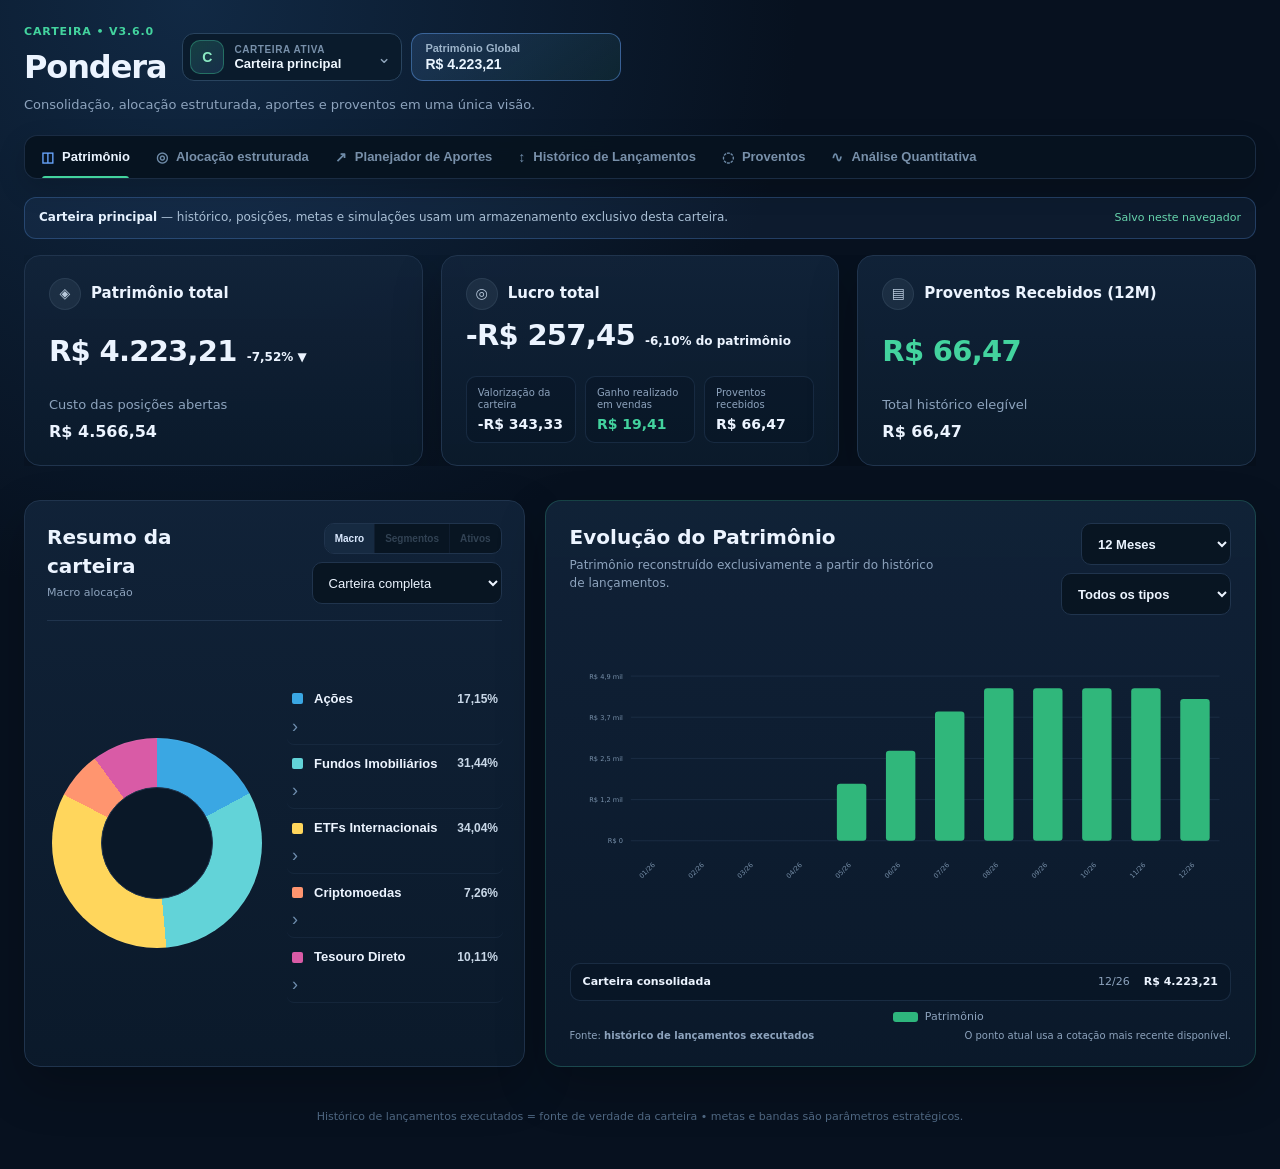
<file: docs/index.html>
<!doctype html>
<html lang="pt-BR" data-pondera-runtime-state="booting">
<head>
<meta charset="utf-8"><meta name="viewport" content="width=device-width,initial-scale=1">
<title>Pondera | Carteira</title>
<meta name="description" content="Pondera — consolidação de carteira, alocação estruturada, planejamento de aportes e proventos.">
<link rel="stylesheet" href="styles.css">
<link rel="stylesheet" href="v13.css">
<link rel="stylesheet" href="v14.css">
<link rel="stylesheet" href="v24-patrimonio.css?v=24.5">
<link rel="stylesheet" href="v26.css?v=26.2">
<link rel="stylesheet" href="v28.css?v=28.3">
<link rel="stylesheet" href="v29.css?v=29.0">
<link rel="stylesheet" href="v33-portfolio-summary.css?v=33.0">
<link rel="stylesheet" href="v37-quantitative.css?v=37.1">
<link rel="stylesheet" href="v38-quantitative.css?v=38.2">
<link rel="stylesheet" href="v39-workspace.css?v=39.1">
<link rel="stylesheet" href="v40-platform.css?v=45.0">
<link rel="stylesheet" href="v43-allocation-market.css?v=43.2">
</head>
<body>
<main class="shell">
<header class="topbar">
  <div class="topbarBrandV40">
    <div class="eyebrow">CARTEIRA • V3.6.0</div>
    <h1>Pondera</h1>
  </div>
  <p class="topbarDescriptionV40">Consolidação, alocação estruturada, aportes e proventos em uma única visão.</p>
</header>

<section id="kpis" class="grid kpis"></section>

<section class="card contribution">
  <div class="controlIntro">
    <h2>Planejador de aportes <span class="infoTip" tabindex="0" data-tip="Distribui o orçamento mensal entre as classes mais abaixo de seus pesos-alvo. A sugestão é apenas um ponto de partida: os aportes podem ser alterados manualmente ou alimentados pela simulação de lançamentos.">?</span></h2>
    <p>Defina seu orçamento do mês e ajuste a distribuição entre as classes.</p>
  </div>
  <div class="controlGrid">
    <label>Aporte do mês <span class="infoTip" tabindex="0" data-tip="É o orçamento total que você pretende investir neste mês. O planejador usa esse valor para calcular uma sugestão de distribuição.">?</span><div class="inputMoney"><span>R$</span><input id="contribution" type="number" min="0" step="50"></div></label>
    <div><span class="controlLabel">Saldo do aporte <span class="infoTip" tabindex="0" data-tip="Mostra quanto do orçamento ainda falta distribuir. Se ficar negativo, a soma dos aportes escolhidos ultrapassou o orçamento do mês.">?</span></span><div id="contributionBalance" class="balanceBox"></div></div>
    <label>Banda de desbalanceamento <span class="infoTip" tabindex="0" data-tip="Define a tolerância em torno da meta de cada classe. Exemplo: meta de 20% com banda de 25% aceita pesos entre 15% e 25%.">?</span><div class="bandInput"><span>±</span><input id="band" type="number" min="0" max="100" step="1"><span>%</span></div></label>
    <button id="applySuggestion" class="primary">Aplicar sugestão do planejador</button>
  </div>
</section>

<section class="card chartsCard">
  <div class="sectionTitle">
    <div>
      <h2>Macro alocação da carteira <span class="infoTip" tabindex="0" data-tip="Mostra como seu patrimônio está distribuído entre as grandes classes de ativos. Clique em uma fatia ou na legenda para destacar uma classe.">?</span></h2>
      <p>Compare a composição atual com os pesos-alvo definidos abaixo.</p>
    </div>
    <button id="toggleIdeal" class="ghost compact">Mostrar ideal</button>
  </div>
  <div id="charts" class="charts">
    <div class="chartPanel">
      <div class="chartHeading"><strong>Atual</strong><span>Composição hoje</span></div>
      <div class="pieWrap"><div id="currentPie" class="pie interactivePie" role="img" aria-label="Gráfico de macro alocação atual"><div class="pieCenter"><strong id="currentPieLabel">Atual</strong><span id="currentPieValue">100%</span></div></div></div>
      <div id="currentLegend" class="legend"></div>
    </div>
    <div id="idealPanel" class="chartPanel idealPanel hidden">
      <div class="chartHeading"><strong>Ideal</strong><span>Pesos-alvo</span></div>
      <div class="pieWrap"><div id="idealPie" class="pie interactivePie" role="img" aria-label="Gráfico de macro alocação ideal"><div class="pieCenter"><strong id="idealPieLabel">Ideal</strong><span id="idealTotal">100%</span></div></div></div>
      <div id="idealLegend" class="legend"></div>
    </div>
  </div>
  <div id="pieHint" class="chartHint">Clique em uma fatia ou em uma classe da legenda para destacá-la.</div>
</section>

<section class="layout">
  <div class="card tableCard">
    <div class="sectionTitle">
      <div><h2>Macro alocação</h2><p>Edite valores, metas e aportes. Os nomes das classes seguem um catálogo padronizado.</p></div>
      <div class="sectionActions"><span id="targetTotal" class="pill"></span><button id="addClass" class="ghost compact">+ Adicionar classe</button></div>
    </div>
    <div class="tableWrap"><table><thead><tr>
      <th>Classe</th><th>Valor atual</th><th>Peso atual</th>
      <th>Meta <span class="infoTip" tabindex="0" data-tip="Percentual desejado para a classe na sua carteira ideal. O conjunto das metas deve, de preferência, somar 100%.">?</span></th>
      <th>Faixa <span class="infoTip" tabindex="0" data-tip="Intervalo aceitável calculado a partir da meta e da banda de desbalanceamento escolhida.">?</span></th>
      <th>Status <span class="infoTip" tabindex="0" data-tip="OK significa que o peso atual está dentro da faixa permitida. NOK significa que a classe está fora da banda definida.">?</span></th>
      <th>Aporte <span class="infoTip" tabindex="0" data-tip="Valor planejado para investir nesta classe. Pode vir da sugestão do planejador, de edição manual ou da soma das compras em simulação.">?</span></th>
      <th>Peso pós-aporte <span class="infoTip" tabindex="0" data-tip="Participação projetada da classe depois de considerar exatamente os aportes preenchidos na tabela.">?</span></th><th>Ações</th>
    </tr></thead><tbody id="rows"></tbody></table></div>
  </div>
  <aside class="card recommendation">
    <div class="sectionTitle"><div><h2>Distribuição planejada <span class="infoTip" tabindex="0" data-tip="Resume para onde irá o aporte deste mês. A classe de maior prioridade aparece destacada antes da lista.">?</span></h2><p>Seu plano atual comparado à sugestão do planejador de aportes.</p></div></div>
    <div id="priorityCard" class="priorityCard"></div><div id="ranking" class="rankList"></div>
    <div class="note"><strong>Como funciona</strong><p>O planejador busca reduzir os déficits em relação aos pesos-alvo. Se houver lançamentos em simulação, as compras passam a alimentar automaticamente a coluna Aporte.</p></div>
  </aside>
</section>

<section id="transactionsSection" class="card transactionsCard">
  <div class="sectionTitle holdingsTitle">
    <div><h2>Lançamentos & simulação de aportes <span class="infoTip" tabindex="0" data-tip="Monte uma lista de compras antes de executá-las. Enquanto estiverem em simulação, as compras alimentam a coluna Aporte e recalculam os pesos projetados. Só depois da execução o valor atual da carteira é alterado.">?</span></h2><p>Teste uma combinação de compras, compare com o aporte ideal por classe e execute somente quando estiver satisfeito.</p></div>
    <div class="txHeaderActions"><button id="clearSimulation" class="dangerGhost">Limpar simulação</button><button id="newTransaction" class="primary compactPrimary">+ Novo lançamento</button></div>
  </div>
  <div id="txSummary" class="txSummary"></div>
  <div class="tableWrap"><table class="pendingTable"><thead><tr><th>Ativo</th><th>Classe</th><th>Ordem</th><th>Quantidade</th><th>Preço unitário</th><th>Total</th><th>Aporte ideal</th><th>Data</th><th>Ações</th></tr></thead><tbody id="pendingRows"></tbody></table></div>
  <div class="txFooter"><div class="txFooterText">Compras em simulação entram na coluna <strong>Aporte</strong>. Vendas ficam registradas no teste, mas só alteram o patrimônio quando os lançamentos são executados.</div><button id="executeTransactions" class="executeButton">Executar lançamentos</button></div>
  <div class="historyBlock">
    <div class="historyHeader"><div><h3>Histórico de lançamentos</h3><span id="historyCount"></span></div><button id="toggleHistory" class="ghost compact">Ver todos</button></div>
    <div class="tableWrap"><table class="historyTable"><thead><tr><th>Ativo</th><th>Classe</th><th>Ordem</th><th>Quantidade</th><th>Preço unitário</th><th>Total</th><th>Data</th><th>Origem</th></tr></thead><tbody id="historyRows"></tbody></table></div>
  </div>
</section>

<section class="card evolutionCard">
  <div class="evolutionHeader">
    <div><h2>Evolução de aportes <span class="infoTip" tabindex="0" data-tip="Usa os lançamentos de compra registrados no histórico. As barras mostram o total acumulado e a linha mostra quanto foi aportado em cada mês ou ano.">?</span></h2><p> acompanhe quanto foi aportado ao longo do tempo e alterne entre visão mensal e anual.</p></div>
    <div class="chartControls"><button id="modeMonthly" class="active">Mensal</button><button id="modeAnnual">Anual</button><select id="chartRange"><option value="12">12 meses</option><option value="24">24 meses</option><option value="all">Todo o histórico</option></select></div>
  </div>
  <div id="aportesChart" class="aportesChart"></div>
  <div class="chartLegendV14"><span><i class="legendBar"></i>Aportes acumulados</span><span><i class="legendLine"></i>Aporte do período</span></div>
  <div class="chartFootV14"><span id="chartEvolutionSummary"></span><span>Compras históricas em USD sem câmbio conhecido não são convertidas automaticamente.</span></div>
</section>

<section class="card holdingsCard">
  <div class="sectionTitle holdingsTitle">
    <div><h2>Ativos na carteira <span class="infoTip" tabindex="0" data-tip="Cadastro dos ativos individuais da carteira. Lançamentos executados nesta versão passam a atualizar automaticamente as posições correspondentes.">?</span></h2><p>Pesquise, filtre por classe e use “Testar aporte” para enviar um ativo à simulação de lançamentos.</p></div>
    <button id="addHolding" class="primary compactPrimary">+ Adicionar ativo</button>
  </div>
  <div class="holdingsToolbar"><div id="holdingFilters" class="filterChips"></div><div class="holdingSearch"><span>⌕</span><input id="holdingSearch" type="search" placeholder="Buscar ativo ou nome"></div></div>
  <div class="tableWrap holdingsTableWrap"><table class="holdingsTable"><thead><tr><th>Ativo</th><th>Classe</th><th>Quantidade</th><th>Preço</th><th>Valor</th><th>Peso na lista <span class="infoTip" tabindex="0" data-tip="Participação do ativo no valor total dos ativos cadastrados nesta lista.">?</span></th><th>Ações</th></tr></thead><tbody id="holdingRows"></tbody></table></div>
  <div class="holdingsFooter"><span id="holdingSummary"></span><button id="toggleHoldings" class="ghost compact">Ver todos</button></div>
</section>

<footer>Histórico de lançamentos executados = fonte de verdade da carteira • metas e bandas são parâmetros estratégicos.</footer>
</main>

<dialog id="classDialog" class="modal"><form id="classForm" method="dialog" class="modalCard"><div class="modalHeader"><div><span class="eyebrow">MACRO ALOCAÇÃO</span><h3>Adicionar classe</h3></div><button type="button" class="iconButton" data-close="classDialog">×</button></div><label id="classNameLegacy">Nome da classe<input id="className" type="text" required placeholder="Classe"></label><div class="modalGrid"><label>Valor atual (R$)<input id="classCurrent" type="number" min="0" step="10" value="0"></label><label>Meta (%)<input id="classTarget" type="number" min="0" max="100" step="1" value="0"></label></div><div class="modalActions"><button type="button" class="ghost" data-close="classDialog">Cancelar</button><button type="submit" class="primary">Adicionar classe</button></div></form></dialog>

<dialog id="holdingDialog" class="modal"><form id="holdingForm" method="dialog" class="modalCard"><div class="modalHeader"><div><span class="eyebrow">LISTA DE ATIVOS</span><h3 id="holdingDialogTitle">Adicionar ativo</h3></div><button type="button" class="iconButton" data-close="holdingDialog">×</button></div><input id="holdingEditId" type="hidden"><div class="modalGrid"><label>Ticker<input id="holdingTicker" type="text" required placeholder="Ex.: ITUB4"></label><label>Nome / descrição<input id="holdingName" type="text" placeholder="Ex.: Itaú Unibanco"></label></div><label>Classe<select id="holdingClass"></select></label><div class="modalGrid three"><label>Quantidade<input id="holdingQty" type="number" min="0" step="0.000001" value="0"></label><label>Preço (R$)<input id="holdingPrice" type="number" min="0" step="0.01" value="0"></label><label>Valor total (R$)<input id="holdingValue" type="number" min="0" step="0.01" placeholder="automático"></label></div><div class="modalHelp">Se “Valor total” ficar vazio, o sistema usa quantidade × preço.</div><div class="modalActions"><button type="button" class="ghost" data-close="holdingDialog">Cancelar</button><button type="submit" class="primary">Salvar ativo</button></div></form></dialog>

<dialog id="txDialog" class="modal modalWide"><form id="txForm" method="dialog" class="modalCard"><div class="modalHeader"><div><span class="eyebrow">SIMULAÇÃO</span><h3>Novo lançamento</h3></div><button id="closeTxDialog" type="button" class="iconButton">×</button></div><div class="txFormGrid"><label>Ativo / ticker<input id="txTicker" type="text" required placeholder="Ex.: ITUB4"></label><label>Nome / descrição<input id="txName" type="text" placeholder="Opcional"></label></div><div class="txFormGrid three"><label>Classe<select id="txClass"></select></label><label>Ordem<select id="txSide"><option>Compra</option><option>Venda</option></select></label><label>Moeda<select id="txCurrency"><option value="BRL">BRL</option><option value="USD">USD</option></select></label></div><div class="txFormGrid three"><label>Quantidade<input id="txQty" type="number" min="0" step="0.000001" required></label><label>Preço unitário<input id="txPrice" type="number" min="0" step="0.000001" required></label><label id="txFxWrap" class="fxField hidden">Câmbio USD/BRL<input id="txFx" type="number" min="0" step="0.0001" placeholder="Ex.: 5,40"></label></div><div class="txFormGrid"><label>Data do lançamento<input id="txDate" type="date" required></label><div></div></div><div class="txPreview"><div class="txPreviewBox"><span>Total na moeda</span><strong id="txNativePreview">R$ 0,00</strong></div><div class="txPreviewBox"><span>Total consolidado</span><strong id="txBrlPreview">R$ 0,00</strong></div><div class="txPreviewBox"><span>Aporte ideal da classe</span><strong id="txIdealPreview">R$ 0,00</strong></div></div><div class="modalHelp">Para ativos em USD, informe o câmbio usado na operação. O dashboard precisa do valor equivalente em reais para projetar e consolidar a macro alocação.</div><div class="modalActions"><button type="button" class="ghost" onclick="document.getElementById('txDialog').close()">Cancelar</button><button type="submit" class="primary">Adicionar à simulação</button></div></form></dialog>

<div id="globalTooltip" class="globalTooltip" role="tooltip" aria-hidden="true"></div>
<script src="config.js?v=40.0"></script>
<script src="core/finance-service.js?v=44.0"></script>
<script src="core/treasury-reserve.js?v=44.0"></script>
<script src="core/supabase-repository.js?v=40.0"></script>
<script src="core/portfolio-store.js?v=40.0"></script>
<script src="core/local-portfolio-repository.js?v=45.0"></script>
<script src="core/local-consolidation.js?v=45.0"></script>
<script src="app.js?v=12.2"></script>
<script src="v13-core.js?v=13.2"></script>
<script src="v13-tooltips.js?v=13.1"></script>
<script src="v14.js"></script>
<script src="v42-runtime.js?v=42.0"></script>
<script src="v21.js?v=21.46"></script>
<script src="v40-platform.js?v=45.0"></script>
<script src="v43-allocation-market.js?v=43.3"></script>
<script src="v45-quality-audit.js?v=45.0"></script>
</body>
</html>
</file>
<file: docs/styles.css>
:root{--bg:#07111f;--panel:#0d1b2d;--panel2:#102238;--line:#20344d;--text:#ecf4ff;--muted:#8da3bd;--green:#43d39e;--amber:#ffbd66;--red:#ff7b86;--blue:#69a7ff;--shadow:0 20px 50px rgba(0,0,0,.24)}*{box-sizing:border-box}body{margin:0;background:radial-gradient(circle at 15% 0%,#112944 0,transparent 38%),var(--bg);color:var(--text);font-family:Inter,ui-sans-serif,system-ui,-apple-system,BlinkMacSystemFont,"Segoe UI",sans-serif}.shell{max-width:1520px;margin:auto;padding:34px 28px 50px}.topbar{display:flex;align-items:flex-start;justify-content:space-between;gap:24px;margin-bottom:28px}.eyebrow{font-size:12px;letter-spacing:.14em;color:var(--green);font-weight:800}.topbar h1{font-size:34px;letter-spacing:-.03em;margin:8px 0 6px}.topbar p,.sectionTitle p,.contribution p,.holdingsTitle p{color:var(--muted);margin:0}.ghost,.primary{border-radius:12px;padding:11px 15px;cursor:pointer;font-weight:700}.ghost{background:transparent;color:var(--text);border:1px solid var(--line)}.ghost:hover{border-color:#365474;background:rgba(105,167,255,.05)}.ghost.compact{padding:9px 12px;font-size:12px}.primary{background:linear-gradient(180deg,#53dca8,#37bf8d);color:#062117;border:0;align-self:end;min-height:42px}.primary:hover{filter:brightness(1.05)}.compactPrimary{padding:9px 13px;min-height:38px;font-size:12px}.grid{display:grid}.kpis{grid-template-columns:repeat(auto-fit,minmax(190px,1fr));gap:14px;margin-bottom:14px}.card{background:linear-gradient(180deg,rgba(17,35,57,.94),rgba(11,26,43,.96));border:1px solid var(--line);border-radius:18px;box-shadow:var(--shadow)}.kpi{padding:20px}.kpiLabel{display:flex!important;align-items:center;gap:6px;color:var(--muted);font-size:13px}.kpi strong{display:block;font-size:25px;margin:10px 0 5px;letter-spacing:-.02em}.kpi small{color:#6f87a3;line-height:1.35}.kpi.accent{border-color:rgba(67,211,158,.4);box-shadow:inset 0 0 0 1px rgba(67,211,158,.08),var(--shadow)}.kpi.dispersion{border-color:rgba(192,132,252,.34)}.contribution{display:flex;align-items:center;justify-content:space-between;gap:28px;padding:19px 22px;margin-bottom:14px}.controlIntro{max-width:440px}.contribution h2,.sectionTitle h2{font-size:17px;margin:0 0 5px}.controlGrid{display:grid;grid-template-columns:180px 190px 210px auto;gap:12px;align-items:end}.contribution label,.controlLabel{font-size:12px;color:var(--muted);font-weight:700}.inputMoney,.cellInput,.targetInput,.bandInput{display:flex;align-items:center;background:#081522;border:1px solid var(--line);border-radius:10px;overflow:hidden;margin-top:6px}.inputMoney span,.cellInput span,.targetInput span,.bandInput span{padding:0 9px;color:var(--muted);font-size:12px}.inputMoney input,.cellInput input,.targetInput input,.bandInput input{background:transparent;color:var(--text);border:0;outline:0;padding:10px 8px;font-weight:700}.inputMoney input{width:130px}.cellInput input{width:105px}.targetInput input{width:58px}.bandInput input{width:70px;text-align:center}.aporteInput input{width:95px}.balanceBox{height:42px;margin-top:6px;border:1px solid var(--line);border-radius:10px;background:#081522;padding:7px 12px;display:flex;justify-content:center;flex-direction:column}.balanceBox strong{font-size:14px}.balanceBox small{font-size:10px;margin-top:1px}.balanceBox.good strong,.balanceBox.good small{color:var(--green)}.balanceBox.warn strong,.balanceBox.warn small{color:var(--amber)}.balanceBox.over strong,.balanceBox.over small{color:var(--red)}.chartsCard{padding:20px;margin-bottom:14px}.sectionTitle{display:flex;justify-content:space-between;align-items:flex-start;gap:16px;margin-bottom:18px}.sectionActions{display:flex;align-items:center;gap:9px;flex-wrap:wrap;justify-content:flex-end}.charts{display:grid;grid-template-columns:1fr;gap:14px}.charts.compare{grid-template-columns:1fr 1fr}.chartPanel{border:1px solid rgba(32,52,77,.78);border-radius:15px;padding:18px;background:rgba(5,16,29,.32);display:grid;grid-template-columns:auto minmax(260px,420px);grid-template-areas:"head head" "pie legend";gap:14px 24px;align-items:center;justify-content:start}.charts.compare .chartPanel{grid-template-columns:auto minmax(220px,1fr);justify-content:stretch}.chartHeading{grid-area:head;display:flex;align-items:baseline;gap:8px}.chartHeading strong{font-size:14px}.chartHeading span{font-size:11px;color:var(--muted)}.pieWrap{grid-area:pie;display:grid;place-items:center}.pie{width:210px;height:210px;border-radius:50%;position:relative;display:grid;place-items:center;box-shadow:inset 0 0 0 1px rgba(255,255,255,.04);transition:background .2s ease,transform .2s ease}.interactivePie{cursor:pointer}.interactivePie:hover{transform:scale(1.012)}.pieCenter{width:116px;height:116px;border-radius:50%;background:#0a1828;border:1px solid var(--line);display:grid;place-items:center;align-content:center;gap:2px;position:relative;z-index:1;text-align:center;padding:10px}.pieCenter strong{font-size:13px;max-width:94px;line-height:1.15}.pieCenter span{font-size:11px;color:var(--muted)}.legend{grid-area:legend;display:grid;grid-template-columns:repeat(2,minmax(155px,195px));gap:10px 16px;align-content:center;max-width:430px}.charts.compare .legend{grid-template-columns:repeat(2,minmax(125px,1fr));max-width:none}.legendItem{display:grid;grid-template-columns:10px 1fr auto;align-items:center;gap:9px;font-size:12px;color:var(--muted);padding:7px 8px;border-radius:9px;cursor:pointer;border:1px solid transparent;transition:.18s ease}.legendItem:hover{background:rgba(105,167,255,.06)}.legendItem strong{font-size:13px;color:var(--text);font-weight:700}.legendItem>span:last-child{font-size:12px}.legendDot{width:10px;height:10px;border-radius:50%}.legendItem.selected{background:rgba(105,167,255,.09);border-color:rgba(105,167,255,.24)}.legendItem.dimmed{opacity:.38}.chartHint{font-size:11px;color:#607997;margin-top:12px}.hidden{display:none!important}.layout{display:grid;grid-template-columns:minmax(0,1fr) 350px;gap:14px;margin-bottom:14px}.tableCard{padding:20px;overflow:hidden}.pill{display:inline-flex;align-items:center;border-radius:999px;padding:6px 10px;font-size:11px;font-weight:800;letter-spacing:.04em}.pill.ok{background:rgba(67,211,158,.13);color:#73e4b9;border:1px solid rgba(67,211,158,.25)}.pill.warn{background:rgba(255,189,102,.13);color:#ffd096;border:1px solid rgba(255,189,102,.25)}.pill.bad{background:rgba(255,123,134,.13);color:#ff9fa8;border:1px solid rgba(255,123,134,.25)}.tableWrap{overflow-x:auto}table{width:100%;border-collapse:collapse;min-width:1200px}th{font-size:11px;text-transform:uppercase;letter-spacing:.06em;color:#69829e;text-align:left;padding:0 12px 11px;white-space:nowrap}td{padding:13px 12px;border-top:1px solid rgba(32,52,77,.72);font-size:13px;color:#cdd9e8}.assetName{display:flex;align-items:center;font-weight:700;color:var(--text);white-space:nowrap}.dot{width:8px;height:8px;border-radius:50%;background:var(--blue);margin-right:9px;box-shadow:0 0 0 4px rgba(105,167,255,.1)}.bar{width:82px;height:4px;background:#162a42;border-radius:3px;margin-top:6px;overflow:hidden}.bar i{display:block;height:100%;background:linear-gradient(90deg,var(--blue),var(--green));border-radius:3px}.positive{color:var(--green)}.postWeight{display:flex;flex-direction:column;gap:5px}.postWeight small{font-size:10px;color:var(--muted)}.recommendation{padding:20px}.rankList{display:flex;flex-direction:column;gap:3px}.rank{display:grid;grid-template-columns:28px 1fr auto;align-items:center;gap:10px;padding:12px 0;border-top:1px solid rgba(32,52,77,.72)}.rank:first-child{border-top:0}.rankNo{width:24px;height:24px;display:grid;place-items:center;border-radius:8px;background:#142a43;color:#8bb9f7;font-size:11px;font-weight:800}.rank div{display:flex;flex-direction:column}.rank small{color:var(--muted);margin-top:3px;line-height:1.35}.rank b{font-size:12px;color:var(--green)}.note{margin-top:17px;padding:14px;border-radius:13px;background:rgba(105,167,255,.07);border:1px solid rgba(105,167,255,.15)}.note strong{font-size:12px}.note p{font-size:12px;line-height:1.5;color:var(--muted);margin:6px 0 0}.dangerButton,.editButton{border:1px solid rgba(255,123,134,.22);background:rgba(255,123,134,.06);color:#ff9fa8;border-radius:9px;cursor:pointer;padding:7px 9px;font-weight:700;font-size:11px}.editButton{border-color:rgba(105,167,255,.22);background:rgba(105,167,255,.06);color:#9bc3ff}.rowActions{display:flex;gap:6px}.holdingsCard{padding:20px}.holdingsTitle{align-items:center}.holdingsToolbar{display:flex;justify-content:space-between;gap:14px;align-items:center;margin-bottom:16px}.filterChips{display:flex;flex-wrap:wrap;gap:7px}.filterChip{border:1px solid var(--line);background:#091827;color:#8ca6c2;padding:7px 11px;border-radius:999px;font-size:11px;font-weight:700;cursor:pointer}.filterChip.active{background:rgba(105,167,255,.13);border-color:rgba(105,167,255,.35);color:#b8d6ff}.holdingSearch{display:flex;align-items:center;min-width:240px;border:1px solid var(--line);background:#081522;border-radius:11px;padding:0 10px}.holdingSearch span{color:#6c86a2}.holdingSearch input{width:100%;border:0;background:transparent;color:var(--text);outline:0;padding:10px 7px}.holdingsTable{min-width:920px}.holdingTicker{display:flex;flex-direction:column;gap:3px}.holdingTicker strong{font-size:13px;color:var(--text)}.holdingTicker small{font-size:10px;color:var(--muted);max-width:250px;white-space:nowrap;overflow:hidden;text-overflow:ellipsis}.classBadge{display:inline-flex;padding:5px 8px;border-radius:999px;background:rgba(105,167,255,.08);border:1px solid rgba(105,167,255,.16);font-size:10px;color:#a9c9f2;font-weight:700}.holdingsFooter{display:flex;align-items:center;justify-content:space-between;border-top:1px solid rgba(32,52,77,.72);padding-top:13px;margin-top:5px}.holdingsFooter span{font-size:11px;color:var(--muted)}.emptyState{text-align:center;padding:28px;color:var(--muted)}.infoTip{position:relative;display:inline-grid!important;place-items:center;width:16px;height:16px;border:1px solid #36516e;border-radius:50%;font-size:10px!important;line-height:1;color:#8eacca!important;background:#0a1b2d;cursor:help;vertical-align:middle;font-weight:800!important;text-transform:none!important;letter-spacing:0!important}.infoTip:hover,.infoTip:focus{border-color:#6ca9ed;color:#cfe5ff!important;outline:none}.infoTip::after{content:attr(data-tip);position:absolute;left:50%;bottom:calc(100% + 10px);transform:translateX(-50%) translateY(3px);width:270px;max-width:min(270px,80vw);padding:10px 12px;border-radius:10px;background:#eaf3ff;color:#10233a;font-size:11px;line-height:1.45;font-weight:600;letter-spacing:0;text-transform:none;box-shadow:0 14px 36px rgba(0,0,0,.32);opacity:0;visibility:hidden;pointer-events:none;transition:.16s ease;z-index:50;white-space:normal;text-align:left}.infoTip::before{content:"";position:absolute;left:50%;bottom:calc(100% + 4px);transform:translateX(-50%);border:6px solid transparent;border-top-color:#eaf3ff;opacity:0;visibility:hidden;transition:.16s ease;z-index:51}.infoTip:hover::after,.infoTip:focus::after,.infoTip:hover::before,.infoTip:focus::before{opacity:1;visibility:visible;transform:translateX(-50%) translateY(0)}dialog.modal{border:0;padding:0;background:transparent;color:var(--text);max-width:620px;width:calc(100% - 28px)}dialog::backdrop{background:rgba(2,8,15,.72);backdrop-filter:blur(3px)}.modalCard{background:#0c1c2f;border:1px solid var(--line);border-radius:18px;padding:20px;box-shadow:0 28px 80px rgba(0,0,0,.45)}.modalHeader{display:flex;justify-content:space-between;align-items:flex-start;margin-bottom:18px}.modalHeader h3{margin:5px 0 0;font-size:21px}.iconButton{border:1px solid var(--line);background:#081522;color:var(--text);border-radius:9px;width:34px;height:34px;cursor:pointer;font-size:20px}.modalCard label{display:flex;flex-direction:column;gap:6px;color:var(--muted);font-size:11px;font-weight:700;margin-bottom:13px}.modalCard input,.modalCard select{width:100%;background:#081522;border:1px solid var(--line);border-radius:10px;color:var(--text);outline:0;padding:10px 11px}.modalGrid{display:grid;grid-template-columns:1fr 1fr;gap:12px}.modalGrid.three{grid-template-columns:repeat(3,1fr)}.modalActions{display:flex;justify-content:flex-end;gap:9px;margin-top:8px}.modalHelp{font-size:10px;color:#647d99;margin-top:-4px}.modal .primary{align-self:auto}footer{text-align:center;color:#506984;font-size:11px;margin-top:24px}@media(max-width:1220px){.contribution{align-items:flex-start;flex-direction:column}.controlGrid{width:100%;grid-template-columns:repeat(2,minmax(180px,1fr))}.primary{align-self:stretch}.layout{grid-template-columns:1fr}.recommendation{order:-1}}@media(max-width:900px){.charts.compare{grid-template-columns:1fr}.chartPanel,.charts.compare .chartPanel{grid-template-columns:1fr;grid-template-areas:"head" "pie" "legend";justify-content:stretch}.legend,.charts.compare .legend{grid-template-columns:repeat(2,minmax(130px,1fr));max-width:none}.holdingsToolbar{align-items:stretch;flex-direction:column}.holdingSearch{min-width:0;width:100%}}@media(max-width:650px){.shell{padding:22px 14px 38px}.topbar{flex-direction:column}.topbar h1{font-size:27px}.controlGrid{grid-template-columns:1fr}.inputMoney input{width:100%}.chartPanel{padding:14px}.pie{width:190px;height:190px}.legend,.charts.compare .legend{grid-template-columns:1fr}.card{border-radius:15px}.sectionTitle{flex-direction:column}.sectionActions{justify-content:flex-start}.modalGrid,.modalGrid.three{grid-template-columns:1fr}.infoTip::after{left:auto;right:-20px;transform:translateY(3px)}.infoTip::before{left:auto;right:0;transform:none}.infoTip:hover::after,.infoTip:focus::after{transform:translateY(0)}}
</file>
<file: docs/v13.css>
.kpis{grid-template-columns:repeat(2,minmax(0,1fr));gap:14px}.kpi.dispersion.good{border-color:rgba(67,211,158,.52);background:linear-gradient(180deg,rgba(16,58,50,.92),rgba(10,37,34,.96));box-shadow:inset 0 0 0 1px rgba(67,211,158,.09),var(--shadow)}.kpi.dispersion.good strong{color:#73e4b9}.kpi.dispersion.bad{border-color:rgba(255,123,134,.5);background:linear-gradient(180deg,rgba(61,31,43,.94),rgba(38,22,32,.97));box-shadow:inset 0 0 0 1px rgba(255,123,134,.08),var(--shadow)}.kpi.dispersion.bad strong{color:#ff9fa8}.priorityCard{margin:0 0 10px;padding:14px;border-radius:13px;border:1px solid rgba(67,211,158,.22);background:linear-gradient(135deg,rgba(67,211,158,.1),rgba(105,167,255,.05));display:flex;flex-direction:column;gap:5px}.priorityCard:empty{display:none}.priorityEyebrow{font-size:9px;letter-spacing:.1em;color:#71dcb4;font-weight:900}.priorityCard strong{font-size:16px;color:var(--text)}.priorityCard small{font-size:11px;color:var(--muted);line-height:1.4}.priorityMeta{display:flex;gap:7px;align-items:center;flex-wrap:wrap;margin-top:3px}.priorityMeta span{font-size:10px;border-radius:999px;padding:5px 8px;background:rgba(105,167,255,.08);border:1px solid rgba(105,167,255,.15);color:#a8c9f2}.infoTip::before,.infoTip::after{display:none!important}.globalTooltip{position:fixed;z-index:10000;width:min(300px,calc(100vw - 24px));padding:11px 13px;border-radius:11px;background:#edf5ff;color:#10233a;border:1px solid rgba(105,167,255,.28);font-size:12px;line-height:1.5;font-weight:600;box-shadow:0 18px 48px rgba(0,0,0,.38);opacity:0;visibility:hidden;pointer-events:none;transition:opacity .12s ease,visibility .12s ease}.globalTooltip.show{opacity:1;visibility:visible}.infoTip{cursor:pointer}.modalCard .catalogHelp{font-size:10px;color:#6f87a3;margin:-5px 0 13px}.otherClassField.hidden{display:none}.catalogOptionNote{font-size:10px;color:#6d86a1}.modalCard select option:disabled{color:#52657a}.recommendation .sectionTitle{margin-bottom:12px}@media(max-width:760px){.kpis{grid-template-columns:1fr}.globalTooltip{width:min(290px,calc(100vw - 20px))}}
</file>
<file: docs/v14.css>
.transactionsCard,.evolutionCard{padding:20px;margin-bottom:14px}.txHeaderActions,.chartControls{display:flex;gap:8px;align-items:center;flex-wrap:wrap}.txSummary{display:grid;grid-template-columns:repeat(4,minmax(150px,1fr));gap:10px;margin:14px 0 18px}.txStat{background:#081522;border:1px solid var(--line);border-radius:13px;padding:12px 14px}.txStat span{display:block;font-size:10px;color:var(--muted);text-transform:uppercase;letter-spacing:.06em}.txStat strong{display:block;font-size:17px;margin-top:5px;color:var(--text)}.txStat.good strong{color:var(--green)}.txStat.bad strong{color:var(--red)}.txStat.warn strong{color:var(--amber)}.pendingTable{min-width:1120px}.txSide{display:inline-flex;align-items:center;gap:6px;padding:5px 8px;border-radius:999px;font-size:10px;font-weight:800}.txSide.buy{color:#73e4b9;background:rgba(67,211,158,.09);border:1px solid rgba(67,211,158,.2)}.txSide.sell{color:#ff9fa8;background:rgba(255,123,134,.08);border:1px solid rgba(255,123,134,.2)}.txIdeal{display:flex;flex-direction:column;gap:3px}.txIdeal strong{font-size:12px;color:#b8d6ff}.txIdeal small{font-size:10px;color:var(--muted)}.txFooter{display:flex;justify-content:space-between;gap:12px;align-items:center;margin-top:14px;padding-top:14px;border-top:1px solid rgba(32,52,77,.72)}.txFooterText{font-size:11px;color:var(--muted);line-height:1.45}.executeButton{background:linear-gradient(180deg,#69a7ff,#4b8eea);color:#06172a;border:0;border-radius:11px;padding:11px 15px;font-weight:800;cursor:pointer}.executeButton:disabled{opacity:.4;cursor:not-allowed}.historyBlock{margin-top:22px;padding-top:18px;border-top:1px solid rgba(32,52,77,.72)}.historyHeader{display:flex;align-items:center;justify-content:space-between;margin-bottom:12px}.historyHeader h3{font-size:14px;margin:0}.historyHeader span{font-size:10px;color:var(--muted)}.historyTable{min-width:980px}.historyTable td{font-size:12px}.historyTicker{display:flex;flex-direction:column;gap:2px}.historyTicker strong{color:var(--text)}.historyTicker small{font-size:9px;color:var(--muted)}.currencyNote{font-size:9px;color:var(--amber);margin-top:2px}.evolutionHeader{display:flex;justify-content:space-between;align-items:flex-start;gap:16px;margin-bottom:8px}.chartControls button,.chartControls select{border:1px solid var(--line);background:#081522;color:var(--muted);border-radius:10px;padding:8px 11px;font-size:11px;font-weight:700;cursor:pointer}.chartControls button.active{color:#cfe5ff;border-color:rgba(105,167,255,.45);background:rgba(105,167,255,.11)}.chartControls select{outline:0}.aportesChart{height:330px;position:relative;margin-top:12px;overflow:hidden}.aportesChart svg{width:100%;height:100%;display:block}.chartLegendV14{display:flex;justify-content:center;gap:18px;font-size:10px;color:var(--muted);margin-top:6px}.chartLegendV14 span{display:flex;align-items:center;gap:6px}.legendBar,.legendLine{width:14px;height:8px;border-radius:3px;background:#30b77b}.legendLine{height:3px;background:#8be5bd}.chartFootV14{display:flex;justify-content:space-between;gap:12px;margin-top:8px;font-size:10px;color:#617a96}.chartEmpty{height:100%;display:grid;place-items:center;color:var(--muted);font-size:12px;border:1px dashed var(--line);border-radius:14px}.holdingPlanCell{min-width:175px}.holdingPlan{display:flex;flex-direction:column;gap:4px}.holdingPlan strong{font-size:11px;color:#b8d6ff}.holdingPlan small{font-size:9px;color:var(--muted)}.holdingPlan.active strong{color:var(--green)}.quickTxButton{margin-top:3px;border:1px solid rgba(105,167,255,.23);background:rgba(105,167,255,.06);color:#9bc3ff;border-radius:8px;padding:6px 8px;font-size:10px;font-weight:800;cursor:pointer;width:max-content}.pendingHolding td{background:rgba(67,211,158,.025)}.modalWide{max-width:760px!important}.txFormGrid{display:grid;grid-template-columns:1.2fr 1fr;gap:12px}.txFormGrid.three{grid-template-columns:repeat(3,1fr)}.txPreview{display:grid;grid-template-columns:1fr 1fr;gap:10px;margin:4px 0 14px}.txPreviewBox{background:#081522;border:1px solid var(--line);border-radius:11px;padding:10px 12px}.txPreviewBox span{display:block;color:var(--muted);font-size:9px;text-transform:uppercase;letter-spacing:.05em}.txPreviewBox strong{display:block;margin-top:4px;font-size:14px}.fxField.hidden{display:none}.simBadge{display:inline-flex;padding:4px 7px;border-radius:999px;background:rgba(67,211,158,.08);border:1px solid rgba(67,211,158,.18);color:#73e4b9;font-size:9px;font-weight:800}.historyBadge{display:inline-flex;padding:4px 7px;border-radius:999px;background:rgba(105,167,255,.07);border:1px solid rgba(105,167,255,.15);color:#9bc3ff;font-size:9px;font-weight:800}.dangerGhost{border:1px solid rgba(255,123,134,.24);background:transparent;color:#ff9fa8;border-radius:9px;padding:8px 10px;font-size:10px;font-weight:800;cursor:pointer}@media(max-width:1000px){.txSummary{grid-template-columns:repeat(2,1fr)}.evolutionHeader{flex-direction:column}.txFormGrid,.txFormGrid.three{grid-template-columns:1fr 1fr}}@media(max-width:650px){.txSummary{grid-template-columns:1fr 1fr}.txHeaderActions{width:100%}.txHeaderActions button{flex:1}.txFooter{align-items:flex-start;flex-direction:column}.executeButton{width:100%}.txFormGrid,.txFormGrid.three,.txPreview{grid-template-columns:1fr}.aportesChart{height:290px}.chartFootV14{flex-direction:column}}
</file>
<file: docs/v24-patrimonio.css>
/* V2.4.2 — refinamento estrutural da aba Patrimônio.
   Somente layout/apresentação: nenhum dado da carteira é alterado. */

/* A aba Patrimônio é flex (regra herdada da V2.2). A V2.2 atribui order:1
   aos KPIs, enquanto elementos sem order ficam em 0. O grid V2.4 precisa
   receber order explícito para nunca aparecer antes dos KPIs. */
#tabPatrimonioV22 > #kpis.patrimonyKpisV24{
  order:1!important;
  margin-top:0;
  margin-bottom:18px;
}

#tabPatrimonioV22 > #patrimonyChartsGridV24{
  order:2!important;
}

#tabPatrimonioV22 .patrimonyChartsGridV24.patrimonyChartsGridV242{
  display:grid;
  grid-template-columns:minmax(340px,.86fr) minmax(0,1.54fr);
  gap:18px;
  align-items:stretch;
  margin:0 0 18px;
}

#tabPatrimonioV22 .patrimonyChartsGridV242 > #portfolioDistributionV24{
  grid-column:1;
  grid-row:1;
  min-width:0;
  height:100%;
  margin:0!important;
}

#tabPatrimonioV22 .patrimonyChartsGridV242 > .evolutionCard{
  grid-column:2;
  grid-row:1;
  min-width:0;
  height:100%;
  margin:0!important;
}

/* A macro alocação tem aba própria. Na aba Patrimônio mantemos apenas
   resumo patrimonial + composição dos ativos + evolução patrimonial. */
#tabPatrimonioV22 > .chartsCard.patrimonyLegacyHiddenV242{
  order:3!important;
  display:none!important;
}

#tabPatrimonioV22 #patrimonyOverviewGridV22{
  order:4!important;
  display:none!important;
}

#tabPatrimonioV22 .portfolioDistributionV24,
#tabPatrimonioV22 .evolutionCard{
  min-height:430px;
}

#tabPatrimonioV22 .portfolioDistributionV24 .distributionHeaderV24 h2,
#tabPatrimonioV22 .evolutionCard .evolutionHeader h2{
  font-size:19px;
}

#tabPatrimonioV22 .portfolioDistributionV24 .distributionBodyV24{
  min-height:315px;
}

#tabPatrimonioV22 .patrimonySectionOrderV242{
  position:relative;
}

@media(max-width:1180px){
  #tabPatrimonioV22 .patrimonyChartsGridV24.patrimonyChartsGridV242{
    grid-template-columns:1fr;
  }
  #tabPatrimonioV22 .patrimonyChartsGridV242 > #portfolioDistributionV24,
  #tabPatrimonioV22 .patrimonyChartsGridV242 > .evolutionCard{
    grid-column:1;
    grid-row:auto;
  }
  #tabPatrimonioV22 .portfolioDistributionV24,
  #tabPatrimonioV22 .evolutionCard{
    min-height:auto;
  }
}

@media(max-width:900px){
  #tabPatrimonioV22 > #kpis.patrimonyKpisV24{
    grid-template-columns:1fr;
  }
}
</file>
<file: docs/v26.css>
html{font-size:16px}body{font-size:15px;line-height:1.45}.shell{max-width:1440px;padding:24px 24px 44px}.topbar{margin-bottom:20px;align-items:center}.topbar h1{font-size:38px;margin:5px 0 4px;letter-spacing:-.035em}.topbar p{font-size:14px;max-width:760px}.eyebrow{font-size:12px}.card{border-radius:16px}.sectionTitle h2,.contribution h2{font-size:19px}.sectionTitle p,.holdingsTitle p{font-size:13px;line-height:1.45}.portfolioTabsV22 button{font-size:13px!important;padding:13px 18px!important}.tabIntroV22 h2{font-size:23px!important}.tabIntroV22 p{font-size:13px!important}.tabEyebrowV22{font-size:10px!important}th{font-size:12px!important}td{font-size:14px!important}.ghost.compact,.compactPrimary{font-size:13px!important}.classBadge,.segmentBadgeV18{font-size:11px!important}.holdingTicker strong{font-size:14px}.holdingTicker small{font-size:11px}.v26Hidden{display:none!important}.v26ControlsHidden{position:absolute!important;left:-100000px!important;width:1px!important;height:1px!important;overflow:hidden!important;opacity:0!important;pointer-events:none!important}
#tabPatrimonioV22 .patrimonyKpisV24{gap:18px;margin-bottom:20px}#tabPatrimonioV22 .patrimonyKpiV24{min-height:176px;padding:22px 24px}#tabPatrimonioV22 .kpiTitleV24{font-size:15px}#tabPatrimonioV22 .kpiMainV24>strong{font-size:29px}#tabPatrimonioV22 .kpiSubV24,#tabPatrimonioV22 .kpiSplitV24 span{font-size:13px}#tabPatrimonioV22 .kpiSubV24 strong,#tabPatrimonioV22 .kpiSplitV24 strong{font-size:16px}#tabPatrimonioV22 .patrimonyChartsGridV24.patrimonyChartsGridV242{grid-template-columns:minmax(430px,.95fr) minmax(0,1.35fr)!important;gap:20px!important}#tabPatrimonioV22 #portfolioDistributionV24{padding:22px!important;min-width:0}#tabPatrimonioV22 .distributionBodyV24{grid-template-columns:220px minmax(220px,1fr)!important;gap:20px!important}#tabPatrimonioV22 .distributionDonutV24{width:210px!important;height:210px!important;cursor:pointer;transition:transform .16s ease,filter .16s ease}#tabPatrimonioV22 .distributionDonutV24:hover{transform:scale(1.015);filter:brightness(1.06)}#tabPatrimonioV22 .distributionLegendV24{max-height:none!important;overflow:visible!important}#tabPatrimonioV22 .distributionLegendV24 button{grid-template-columns:12px minmax(125px,1fr) auto!important;padding:9px 5px!important;cursor:pointer!important;pointer-events:auto!important}#tabPatrimonioV22 .distributionLegendV24 button>span strong{font-size:13px!important;white-space:normal!important;overflow:visible!important;text-overflow:clip!important;line-height:1.2}#tabPatrimonioV22 .distributionLegendV24 b{font-size:12px!important}#tabPatrimonioV22 .distributionHeaderV24 h2,#tabPatrimonioV22 .evolutionHeader h2{font-size:20px!important}#tabPatrimonioV22 .chartControls select,#tabPatrimonioV22 .distributionHeaderV24 select{font-size:13px!important;min-height:42px;pointer-events:auto!important;position:relative;z-index:3}#tabPatrimonioV22 .patrimonyAppliedV24,#tabPatrimonioV22 .patrimonyGainV24{transition:opacity .15s ease,filter .15s ease}#tabPatrimonioV22 .patrimonyAppliedV24:hover,#tabPatrimonioV22 .patrimonyGainV24:hover,#tabPatrimonioV22 .v26BarSelected{filter:brightness(1.22);opacity:1}
.allocationPulseV26{display:grid;grid-template-columns:repeat(3,minmax(0,1fr));gap:16px;margin-bottom:16px;order:0}.pulseCardV26{padding:18px 20px;min-height:190px}.pulseTitleV26{display:flex;flex-direction:column;gap:3px;margin-bottom:12px}.pulseTitleV26>span{font-size:10px;letter-spacing:.11em;color:#7890aa;font-weight:850}.pulseTitleV26>strong{font-size:17px}.pulseRowsV26{display:flex;flex-direction:column;gap:5px}.pulseRowsV26>div{display:grid;grid-template-columns:24px minmax(0,1fr) auto;align-items:center;gap:9px;padding:7px 0;border-top:1px solid rgba(32,52,77,.55)}.pulseRowsV26>div:first-child{border-top:0}.pulseRowsV26 b{width:22px;height:22px;border-radius:7px;background:#14283d;display:grid;place-items:center;font-size:10px;color:#9cc7ff}.pulseRowsV26 span{display:flex;flex-direction:column;min-width:0}.pulseRowsV26 span strong{font-size:13px;white-space:nowrap;overflow:hidden;text-overflow:ellipsis}.pulseRowsV26 small{font-size:10px;color:var(--muted)}.pulseRowsV26 em{font-style:normal;font-size:12px;font-weight:800;white-space:nowrap}.pulseEmptyV26{color:var(--muted);font-size:12px}.dispersionPulseV26.good{border-color:rgba(67,211,158,.32)}.dispersionPulseV26.bad{border-color:rgba(255,123,134,.34)}.dispersionMainV26{display:flex;align-items:center;gap:12px;margin:20px 0}.dispersionMainV26>strong{font-size:34px;letter-spacing:-.035em}.dispersionMetaV26{display:flex;flex-direction:column;gap:4px;color:var(--muted);font-size:12px}.dispersionMetaV26 b{color:var(--text)}#allocationMacroSnapshotV23{order:1}.allocationMacroHeaderV25{align-items:center!important}.allocationMacroActionsV25{display:flex!important;align-items:center;gap:10px;flex-wrap:wrap;justify-content:flex-end}.macroBandV26{display:flex;align-items:center;gap:8px;font-size:11px;color:var(--muted);font-weight:750}.macroBandV26>div{display:flex;align-items:center;border:1px solid var(--line);background:#081522;border-radius:10px;height:38px;overflow:hidden}.macroBandV26 b{padding:0 8px;color:var(--muted)}.macroBandV26 input{width:54px;border:0!important;background:transparent!important;color:var(--text);font-size:14px;font-weight:800;text-align:center;outline:0;padding:8px 2px!important}.allocationMacroTableV25{min-width:900px!important}.allocationMacroTableV25 td{padding-top:14px!important;padding-bottom:14px!important}
.contributionPlannerV26{padding:22px;margin-bottom:16px;order:0}.plannerHeadV26{display:flex;align-items:flex-start;justify-content:space-between;gap:18px;padding-bottom:16px;border-bottom:1px solid var(--line)}.plannerHeadV26 h2{font-size:22px;margin:4px 0}.plannerHeadV26 p{margin:0;color:var(--muted);font-size:13px}.plannerActionsV26{display:flex;align-items:center;gap:12px;flex-wrap:wrap;justify-content:flex-end}.plannerActionsV26>span{color:var(--muted);font-size:12px}.plannerActionsV26>span strong{color:var(--text);font-size:15px;margin-left:4px}.plannerSummaryV26{display:grid;grid-template-columns:repeat(3,minmax(0,1fr));gap:10px;margin:14px 0}.plannerSummaryV26>span{padding:11px 13px;border:1px solid rgba(32,52,77,.7);border-radius:11px;background:rgba(5,16,29,.3);display:flex;justify-content:space-between;gap:10px;color:var(--muted);font-size:11px}.plannerSummaryV26 strong{color:var(--text);font-size:13px}.plannerRowsV26{display:flex;flex-direction:column;gap:7px}.plannerClassV26{border:1px solid rgba(32,52,77,.78);border-radius:13px;overflow:hidden;background:rgba(5,16,29,.25)}.plannerClassHeadV26{width:100%;border:0;background:transparent;color:var(--text);display:grid;grid-template-columns:10px minmax(190px,1.35fr) repeat(3,minmax(110px,.65fr)) 20px;gap:12px;align-items:center;text-align:left;padding:13px 14px;cursor:pointer}.plannerClassHeadV26:hover{background:rgba(105,167,255,.05)}.plannerClassHeadV26>i{width:10px;height:10px;border-radius:3px}.plannerClassNameV26,.plannerClassHeadV26>span{display:flex;flex-direction:column;gap:2px}.plannerClassHeadV26 small{font-size:10px;color:var(--muted)}.plannerClassHeadV26 strong{font-size:13px}.plannerClassHeadV26>b{font-size:17px;color:#8da3bd}.plannerMicroV26{display:none;border-top:1px solid rgba(32,52,77,.65);padding:10px 14px 13px;background:rgba(8,21,34,.55)}.plannerClassV26.open .plannerMicroV26{display:block}.plannerMicroHeadV26{display:flex;justify-content:space-between;gap:10px;margin-bottom:8px}.plannerMicroHeadV26>span{font-size:11px;font-weight:800}.plannerMicroHeadV26 small{font-size:10px;color:var(--muted)}.plannerMicroRowV26{display:grid;grid-template-columns:minmax(200px,1.4fr) repeat(3,minmax(100px,.65fr));gap:10px;padding:8px 0;border-top:1px solid rgba(32,52,77,.42);align-items:center}.plannerMicroRowV26:first-of-type{border-top:0}.plannerMicroRowV26>span{display:flex;flex-direction:column;gap:2px}.plannerMicroRowV26 strong,.plannerMicroRowV26 b{font-size:12px}.plannerMicroRowV26 small{font-size:9px;color:var(--muted)}
#tabMicroV22 #transactionsSection{order:1;margin:0 0 16px!important;padding:22px}.simulatorKpisV26{display:grid;grid-template-columns:repeat(5,minmax(170px,1fr));gap:10px;margin:14px 0 18px}.simKpiV26{min-height:96px;padding:13px 14px;border:1px solid var(--line);border-radius:13px;display:flex;flex-direction:column;justify-content:center;gap:5px}.simKpiV26.editable{background:#0c2033;border-color:rgba(105,167,255,.32)}.simKpiV26.calculated{background:rgba(22,40,61,.55)}.simKpiV26>span{font-size:10px;text-transform:uppercase;letter-spacing:.07em;color:#87a1bd}.simKpiV26>strong{font-size:19px}.simKpiV26>small{font-size:9px;color:#647d99}.simKpiV26 .inputMoney{margin:0;width:100%;background:#081522}.simKpiV26 .inputMoney input{font-size:17px;width:100%;min-width:0}.simKpiV26 .warning{color:var(--amber)}#transactionsSection .pendingTable{min-width:1120px}#transactionsSection th{font-size:11px!important}#transactionsSection td{font-size:13px!important}
.historyBlock{margin-top:18px}.historyGroupsV26{margin-top:10px;display:flex;flex-direction:column;gap:8px}.historyClassV26{border:1px solid rgba(32,52,77,.72);border-radius:12px;overflow:hidden}.historyClassHeadV26{width:100%;display:flex;justify-content:space-between;align-items:center;border:0;background:#091827;color:var(--text);padding:12px 14px;text-align:left;cursor:pointer}.historyClassHeadV26:hover{background:#0d2136}.historyClassHeadV26 span{display:flex;flex-direction:column;gap:2px}.historyClassHeadV26 strong{font-size:13px}.historyClassHeadV26 small{font-size:10px;color:var(--muted)}.historyClassBodyV26{display:none;padding:0 10px 10px}.historyClassV26.open .historyClassBodyV26{display:block}.historyClassBodyV26 table{min-width:920px!important}.historyClassBodyV26 td{font-size:12px!important;padding:10px 9px!important}.historyClassBodyV26 th{font-size:10px!important;padding:10px 9px!important}
.contributionImpactV26{padding:22px;margin-bottom:16px;order:2}.impactHeaderV26{display:flex;justify-content:space-between;align-items:flex-start;gap:20px;padding-bottom:16px;border-bottom:1px solid var(--line)}.impactHeaderV26 h2{font-size:21px;margin:4px 0}.impactHeaderV26 p{margin:0;color:var(--muted);font-size:12px}.impactMetricsV26{display:grid;grid-template-columns:repeat(3,minmax(145px,1fr));gap:8px;min-width:min(600px,55%)}.impactMetricsV26>span{padding:10px 12px;border:1px solid rgba(32,52,77,.68);border-radius:10px;background:rgba(5,16,29,.32);display:flex;flex-direction:column;gap:3px}.impactMetricsV26 small{font-size:9px;color:var(--muted)}.impactMetricsV26 strong{font-size:14px}.impactMacroRowsV26{display:flex;flex-direction:column;margin-top:12px}.impactMacroRowV26{display:grid;grid-template-columns:10px minmax(190px,1.25fr) minmax(145px,.8fr) minmax(90px,.55fr) auto;gap:12px;align-items:center;padding:11px 5px;border-top:1px solid rgba(32,52,77,.5)}.impactMacroRowV26:first-child{border-top:0}.impactMacroRowV26>i{width:10px;height:10px;border-radius:3px}.impactMacroRowV26>span:nth-child(2){display:flex;flex-direction:column;gap:2px}.impactMacroRowV26 strong{font-size:12px}.impactMacroRowV26 small{font-size:9px;color:var(--muted)}.impactMacroRowV26>b{font-size:12px}.impactMacroRowV26>em{font-size:11px;font-style:normal;font-weight:800}.impactMicroSectionV26{margin-top:14px;border:1px solid rgba(32,52,77,.75);border-radius:13px;overflow:hidden}.impactMicroToggleV26,.impactMicroClassHeadV26{width:100%;border:0;background:#091827;color:var(--text);display:flex;align-items:center;justify-content:space-between;text-align:left;cursor:pointer}.impactMicroToggleV26{padding:14px 16px}.impactMicroToggleV26 span,.impactMicroClassHeadV26 span{display:flex;flex-direction:column;gap:3px}.impactMicroToggleV26 strong{font-size:13px}.impactMicroToggleV26 small,.impactMicroClassHeadV26 small{font-size:10px;color:var(--muted)}.impactMicroBodyV26{display:none;padding:10px}.impactMicroSectionV26.open .impactMicroBodyV26{display:flex;flex-direction:column;gap:7px}.impactMicroClassV26{border:1px solid rgba(32,52,77,.62);border-radius:10px;overflow:hidden}.impactMicroClassHeadV26{padding:11px 13px;background:#0a1a2c}.impactMicroClassHeadV26 strong{font-size:12px}.impactMicroClassBodyV26{display:none;padding:0 9px 9px}.impactMicroClassV26.open .impactMicroClassBodyV26{display:block}.impactMicroClassBodyV26 table{min-width:850px!important}.impactMicroClassBodyV26 td{font-size:12px!important;padding:9px!important}.impactMicroClassBodyV26 th{font-size:10px!important;padding:9px!important}#tabMicroV22 .v26LegacyLayout{display:none!important}
#tabProventosV22 .dividendKpisV22{gap:14px}#tabProventosV22 .dividendKpiV22{padding:17px;min-height:105px}#tabProventosV22 .dividendKpiV22 span{font-size:11px}#tabProventosV22 .dividendKpiV22 strong{font-size:20px}#tabProventosV22 .dividendKpiV22 small{font-size:10px}#tabProventosV22 .dividendHeaderV22 h2{font-size:18px}#tabProventosV22 .dividendHeaderV22 p{font-size:11px}#tabProventosV22 .dividendControlsV22 select,#tabProventosV22 .segmentedV22 button{font-size:11px}#tabProventosV22 .dividendTableV22 td{font-size:12px!important}#tabProventosV22 .dividendTableV22 th{font-size:10px!important}
@media(max-width:1250px){.shell{padding-left:18px;padding-right:18px}.allocationPulseV26{grid-template-columns:1fr 1fr}.dispersionPulseV26{grid-column:1/-1}.simulatorKpisV26{grid-template-columns:repeat(3,minmax(170px,1fr))}#tabPatrimonioV22 .patrimonyChartsGridV24.patrimonyChartsGridV242{grid-template-columns:1fr!important}#tabPatrimonioV22 .distributionBodyV24{grid-template-columns:240px 1fr!important}.impactHeaderV26{flex-direction:column}.impactMetricsV26{min-width:0;width:100%}}@media(max-width:900px){html{font-size:15px}.topbar h1{font-size:32px}.allocationPulseV26{grid-template-columns:1fr}.dispersionPulseV26{grid-column:auto}.plannerHeadV26{flex-direction:column}.plannerActionsV26{justify-content:flex-start}.plannerSummaryV26{grid-template-columns:1fr}.plannerClassHeadV26{grid-template-columns:10px minmax(140px,1fr) repeat(2,minmax(90px,.6fr)) 20px}.plannerClassHeadV26>span:nth-of-type(4){display:none}.plannerMicroRowV26{grid-template-columns:minmax(160px,1fr) repeat(2,minmax(90px,.6fr))}.plannerMicroRowV26>span:nth-of-type(3){display:none}.simulatorKpisV26{grid-template-columns:1fr 1fr}.impactMetricsV26{grid-template-columns:1fr}.impactMacroRowV26{grid-template-columns:10px minmax(150px,1fr) auto;gap:8px}.impactMacroRowV26>b,.impactMacroRowV26>em{grid-column:2}.impactMacroRowV26>.pill{grid-column:3;grid-row:1/3}.allocationMacroActionsV25{justify-content:flex-start!important}#tabPatrimonioV22 .distributionBodyV24{grid-template-columns:1fr!important}.distributionDonutV24{margin-bottom:8px!important}}@media(max-width:620px){.shell{padding:16px 12px 36px}.topbar{align-items:flex-start;flex-direction:column}.topbar h1{font-size:30px}.simulatorKpisV26{grid-template-columns:1fr}.plannerClassHeadV26{grid-template-columns:10px 1fr auto}.plannerClassHeadV26>span:not(.plannerClassNameV26){display:none}.plannerMicroRowV26{grid-template-columns:1fr 1fr}.plannerMicroRowV26>span:nth-of-type(3),.plannerMicroRowV26>span:nth-of-type(4){display:none}.impactMacroRowV26{grid-template-columns:10px 1fr}.impactMacroRowV26>.pill{grid-column:2;grid-row:auto;justify-self:start}.allocationMacroActionsV25{flex-direction:column;align-items:stretch!important}.macroBandV26{justify-content:space-between}}
</file>
<file: docs/v28.css>
/* Pondera V2.8 */
.v28Hidden,.v28LegacyMacro{display:none!important}
/* inputs: typing only */
#plannerBudgetV28,.noSpinnerV28{appearance:textfield;-moz-appearance:textfield}
#plannerBudgetV28::-webkit-inner-spin-button,#plannerBudgetV28::-webkit-outer-spin-button,.noSpinnerV28::-webkit-inner-spin-button,.noSpinnerV28::-webkit-outer-spin-button{display:none;-webkit-appearance:none;margin:0}
/* Patrimônio */
#portfolioDistributionV24,#portfolioDistributionV24 *{pointer-events:auto}
#portfolioDistributionV24 .distributionDonutV24{cursor:pointer;position:relative;z-index:3}
#portfolioDistributionV24 .distributionLegendV24 button{cursor:pointer;position:relative;z-index:4}
#tabPatrimonioV22 #aportesChart{position:relative;z-index:2;min-height:310px}
#tabPatrimonioV22 #aportesChart svg{width:100%;height:auto;overflow:visible}
.patrimonyTotalV28{fill:#30b77b;cursor:pointer;transition:filter .15s ease,opacity .15s ease}
.patrimonyTotalV28:hover,.patrimonyTotalV28:focus{filter:brightness(1.18);outline:none}
.patPointV28{display:grid;grid-template-columns:minmax(0,1fr) auto auto;gap:14px;align-items:center;margin-top:10px;padding:10px 12px;border:1px solid rgba(32,52,77,.75);border-radius:10px;background:rgba(5,16,29,.3);font-size:11px;color:var(--muted)}
.patPointV28 strong,.patPointV28 b{color:var(--text)}
/* Alocação estruturada */
#allocationPulseV26 .pulseRowsV26>div{grid-template-columns:24px minmax(0,1fr) auto auto!important}
.v28Value{font-size:10px;color:var(--muted);white-space:nowrap;text-align:right}
.macroStageV28{display:grid;grid-template-columns:minmax(0,1fr) minmax(300px,360px);gap:16px;align-items:stretch;margin:0 0 18px}
.macroStageV28>#allocationMacroSnapshotV23{margin:0!important;min-width:0;height:100%}
.macroGraphicV28{padding:16px;min-width:0;max-width:360px;width:100%;justify-self:end;margin:0!important}
.macroHeadV28{display:flex;justify-content:space-between;align-items:flex-start;gap:12px;padding-bottom:12px;border-bottom:1px solid var(--line)}
.macroHeadV28 span{font-size:9px;letter-spacing:.1em;color:#6f87a3;font-weight:800}.macroHeadV28 h2{margin:3px 0;font-size:18px}.macroHeadV28 p{margin:0;font-size:10px;color:var(--muted)}
.macroDonutsV28{display:grid;grid-template-columns:1fr;gap:10px;padding:14px 0}.macroDonutsV28.compare{grid-template-columns:1fr 1fr}.macroDonutsV28>div{display:grid;place-items:center;gap:7px}.macroDonutsV28 small{font-size:10px;color:var(--muted);font-weight:800}
.macroDonutV28{width:124px;height:124px;border-radius:50%;display:grid;place-items:center}.macroDonutV28>span{width:68px;height:68px;border-radius:50%;background:#0a1828;border:1px solid var(--line);display:grid;place-items:center;align-content:center;text-align:center;padding:5px}.macroDonutV28 strong{font-size:10px}.macroDonutV28 em{font-size:8px;font-style:normal;color:var(--muted)}
.macroLegendV28{display:flex;flex-direction:column;gap:2px}.macroLegendV28>div{display:grid;grid-template-columns:9px minmax(0,1fr);gap:8px;align-items:center;padding:5px 4px;border-top:1px solid rgba(32,52,77,.35)}.macroLegendV28 i{width:9px;height:9px;border-radius:3px}.macroLegendV28 span{display:flex;flex-direction:column}.macroLegendV28 strong{font-size:10px}.macroLegendV28 small{font-size:8px;color:var(--muted)}
/* Planner */
.plannerHeadV28{display:flex;justify-content:space-between;align-items:flex-start;gap:18px;padding-bottom:14px;border-bottom:1px solid var(--line)}.plannerHeadV28 h2{margin:4px 0;font-size:22px}.plannerHeadV28 p{margin:0;color:var(--muted);font-size:11px;max-width:700px}
.budgetV28{display:grid;grid-template-columns:minmax(220px,1fr) minmax(180px,.75fr);gap:9px;min-width:430px}.budgetV28>label,.budgetV28>div{border:1px solid var(--line);border-radius:11px;padding:10px 12px;background:rgba(5,16,29,.3)}.budgetV28 label{font-size:10px;color:var(--muted);font-weight:750}.budgetV28 label .inputMoney{margin-top:5px}.budgetV28 label>small{display:block;margin-top:4px;font-size:8px;color:#647d99}.budgetV28>div{display:flex;flex-direction:column;gap:3px}.budgetV28>div>span{font-size:9px;color:var(--muted);text-transform:uppercase}.budgetV28>div>strong{font-size:17px}.budgetV28>div>small{font-size:8px;color:#647d99}.budgetV28>div.bad strong{color:#ff8b91}
.plannerSummaryV28{display:grid;grid-template-columns:repeat(3,minmax(0,1fr));gap:8px;margin:12px 0}.plannerSummaryV28>span{display:flex;justify-content:space-between;padding:10px 12px;border:1px solid rgba(32,52,77,.65);border-radius:9px;background:rgba(5,16,29,.24);font-size:10px;color:var(--muted)}.plannerSummaryV28 strong{font-size:12px;color:var(--text)}.idealV28{color:#73e4b9!important}.plannerRowsV28 .plannerClassHeadV26{grid-template-columns:10px minmax(190px,1.35fr) repeat(3,minmax(110px,.65fr)) 20px}
/* Impacto */
#contributionImpactV25{display:none!important}
#tabMicroV22>#contributionPlannerV26{order:1}
#tabMicroV22>#contributionImpactV26{order:2}
#tabMicroV22>#transactionsSection{order:3}
#tabMicroV22>.holdingsCard,#tabMicroV22>.allocationHoldingsV23{order:4}
#tabMicroV22>.layout{order:5}
#contributionImpactV26{width:100%!important;max-width:none!important;min-height:390px;padding:22px!important;box-sizing:border-box}
.impactHeadV28{display:flex;align-items:flex-start;justify-content:space-between;gap:22px;padding-bottom:16px;border-bottom:1px solid var(--line)}.impactHeadV28 h2{font-size:23px;margin:4px 0}.impactHeadV28 p{font-size:11px;color:var(--muted);margin:0}.impactKpisV28{display:grid;grid-template-columns:repeat(3,minmax(150px,1fr));gap:9px;min-width:min(610px,58%)}.impactKpisV28 article{padding:12px 13px;border:1px solid rgba(32,52,77,.75);border-radius:11px;background:rgba(5,16,29,.3);display:flex;flex-direction:column;gap:4px}.impactKpisV28 small{font-size:9px;color:var(--muted);text-transform:uppercase;letter-spacing:.04em}.impactKpisV28 strong{font-size:15px}
.impactRowsV28{display:flex;flex-direction:column;gap:8px;margin-top:14px}.impactClassV28{border:1px solid rgba(32,52,77,.75);border-radius:11px;overflow:hidden}.impactClassHeadV28{width:100%;display:grid;grid-template-columns:10px minmax(230px,1.25fr) minmax(135px,.65fr) minmax(90px,.45fr) auto 18px;gap:12px;align-items:center;background:#091827;border:0;color:var(--text);padding:13px 14px;text-align:left;cursor:pointer}.impactClassHeadV28:hover{background:#0d2136}.impactClassHeadV28>i{width:10px;height:10px;border-radius:3px}.impactClassHeadV28>span:nth-child(2){display:flex;flex-direction:column}.impactClassHeadV28 strong{font-size:12px}.impactClassHeadV28 small{font-size:9px;color:var(--muted)}.impactClassHeadV28>b{font-size:11px}.impactClassHeadV28>em{font-size:10px;font-style:normal;font-weight:800}.impactClassHeadV28>u{text-decoration:none;color:#8da3bd}.impactClassBodyV28{display:none;padding:0 12px 12px;background:rgba(5,16,29,.28)}.impactClassV28.open .impactClassBodyV28{display:block}.impactClassBodyV28 table{min-width:820px!important}.impactClassBodyV28 th,.impactClassBodyV28 td{padding:10px 8px!important}
/* Modal ideal do segmento */
.txIdealSegmentV28{display:grid;grid-template-columns:repeat(3,minmax(120px,1fr));gap:8px;margin:10px 0 2px}.txIdealSegmentV28>span{display:flex;flex-direction:column;gap:2px;padding:9px 10px;border:1px solid rgba(67,211,158,.22);border-radius:9px;background:rgba(67,211,158,.06)}.txIdealSegmentV28 small{font-size:9px;color:var(--muted)}.txIdealSegmentV28 strong{font-size:12px;color:#73e4b9}
/* Histórico */
.historyHeaderV28{display:flex;align-items:center;justify-content:space-between;gap:12px;margin-bottom:10px}.historyHeaderV28 h3{margin:0 0 3px}.historyHeaderV28 p{margin:0;color:var(--muted);font-size:10px}.historyHeaderV28>div:last-child{display:flex;align-items:center;gap:10px;font-size:10px;color:var(--muted)}.historyGroupsV28{display:flex;flex-direction:column;gap:7px}.historyClassV28{border:1px solid rgba(32,52,77,.7);border-radius:10px;overflow:hidden}.historyClassHeadV28{width:100%;display:flex;justify-content:space-between;align-items:center;background:#091827;border:0;color:var(--text);padding:11px 13px;cursor:pointer;text-align:left}.historyClassHeadV28 span{display:flex;flex-direction:column}.historyClassHeadV28 small{font-size:9px;color:var(--muted)}.historyClassBodyV28{display:none;padding:0 10px 10px}.historyClassV28.open .historyClassBodyV28{display:block}.historyClassBodyV28 table{min-width:1100px!important}#historyEditV28{max-width:780px}
@media(max-width:1200px){.macroStageV28{grid-template-columns:1fr}.macroGraphicV28{max-width:none;justify-self:stretch}.plannerHeadV28,.impactHeadV28{flex-direction:column}.budgetV28,.impactKpisV28{width:100%;min-width:0}}
@media(max-width:800px){.budgetV28,.plannerSummaryV28,.impactKpisV28{grid-template-columns:1fr}.macroDonutsV28.compare{grid-template-columns:1fr 1fr}.impactClassHeadV28{grid-template-columns:10px minmax(0,1fr) auto}.impactClassHeadV28>b,.impactClassHeadV28>em,.impactClassHeadV28>.pill{grid-column:2}.txIdealSegmentV28{grid-template-columns:1fr}.patPointV28{grid-template-columns:1fr;gap:4px}#allocationPulseV26 .pulseRowsV26>div{grid-template-columns:24px minmax(0,1fr) auto!important}.v28Value{grid-column:2;justify-self:start}}
</file>
<file: docs/v29.css>
/* Pondera V2.9 — ledger como fonte única de verdade */
.profitKpiV29{min-width:0}
.profitBreakdownV29{display:grid;grid-template-columns:repeat(3,minmax(0,1fr));gap:9px;margin-top:12px}
.profitBreakdownV29>div{display:flex;flex-direction:column;gap:4px;padding:10px 11px;border:1px solid rgba(32,52,77,.68);border-radius:10px;background:rgba(5,16,29,.28);min-width:0}
.profitBreakdownV29 span{font-size:10px;line-height:1.25;color:var(--muted)}
.profitBreakdownV29 strong{font-size:14px;line-height:1.2;overflow-wrap:anywhere}
.ledgerWarnV29{display:block;margin-top:9px;padding:8px 10px;border-radius:8px;background:rgba(255,189,102,.08);border:1px solid rgba(255,189,102,.18);color:#d6ae75;font-size:9px;line-height:1.4}
.patrimonyTotalV29{fill:#30b77b;cursor:pointer;transition:filter .15s ease,opacity .15s ease}
.patrimonyTotalV29:hover,.patrimonyTotalV29:focus{filter:brightness(1.18);outline:none}
.patPointV29{border-color:rgba(67,211,158,.22)}
.macroStageV29{display:grid!important;grid-template-columns:minmax(0,2.35fr) minmax(280px,.68fr)!important;gap:18px!important;align-items:start!important;width:100%;min-width:0}
.macroDetailedV29{width:100%!important;max-width:none!important;min-width:0!important;overflow:hidden}
.macroDetailedV29 .allocationMacroHeaderV25{align-items:flex-start;gap:14px;flex-wrap:wrap}
.macroDetailedV29 .allocationMacroActionsV25{display:flex;align-items:center;justify-content:flex-end;gap:8px;flex-wrap:wrap}
.macroDetailedV29 .allocationMacroTableWrapV25{width:100%;max-width:100%;overflow-x:auto;padding-bottom:2px}
.macroDetailedV29 .allocationMacroTableV25{width:100%;min-width:790px;table-layout:auto}
.macroDetailedV29 .allocationMacroTableV25 th{font-size:10px;white-space:nowrap}
.macroDetailedV29 .allocationMacroTableV25 td{font-size:11px;vertical-align:middle}
.macroDetailedV29 .targetInputV25 input{min-width:62px;max-width:82px}
.macroGraphicV29{width:100%!important;max-width:330px!important;min-width:280px!important;justify-self:end!important;padding:15px!important;box-sizing:border-box}
.macroGraphicV29 .macroHeadV28{gap:8px;flex-wrap:wrap}
.macroGraphicV29 .macroHeadV28 h2{font-size:17px}
.macroGraphicV29 .macroHeadV28 p{font-size:10px;line-height:1.35}
.macroGraphicV29 .macroDonutsV28{gap:8px;padding:12px 0}
.macroGraphicV29 .macroDonutsV28.compare{grid-template-columns:1fr 1fr}
.macroGraphicV29 .macroDonutV28{width:112px;height:112px}
.macroGraphicV29 .macroDonutV28>span{width:62px;height:62px}
.macroGraphicV29 .macroLegendV28{max-height:310px;overflow-y:auto;padding-right:3px}
.macroGraphicV29 .macroLegendV28>div{padding:6px 3px}
.macroGraphicV29 .macroLegendV28 strong{font-size:10px;line-height:1.25}
.macroGraphicV29 .macroLegendV28 small{font-size:8.5px;line-height:1.3}
@media(max-width:1180px){.macroStageV29{grid-template-columns:1fr!important}.macroGraphicV29{max-width:none!important;min-width:0!important;justify-self:stretch!important}.macroGraphicV29 .macroDonutsV28.compare{grid-template-columns:repeat(2,minmax(0,1fr))}.profitBreakdownV29{grid-template-columns:1fr}}
@media(max-width:760px){.macroDetailedV29 .allocationMacroTableV25{min-width:720px}.macroGraphicV29 .macroDonutsV28.compare{grid-template-columns:1fr 1fr}}
</file>
<file: docs/v33-portfolio-summary.css>
/* Pondera V2.13.0 — proporção macro e resumo patrimonial hierárquico */
#tabMacroV22 #macroStageV28.macroStageV302{grid-template-columns:minmax(0,1fr) clamp(410px,33vw,460px)!important}
#tabMacroV22 #macroGraphicV28.macroGraphicV302{min-width:410px!important;max-width:460px!important}
#tabMacroV22 #macroGraphicV28 .macroDonutV28{width:158px!important;height:158px!important}
#tabMacroV22 #macroGraphicV28 .macroDonutV28>span{width:80px!important;height:80px!important}

#tabPatrimonioV22 .distributionHeaderV24{align-items:flex-start!important}
#tabPatrimonioV22 .distributionHeaderV24 p.distributionContextV213{display:block!important;margin:5px 0 0!important;color:var(--muted)!important;font-size:11px!important;line-height:1.35!important}
#tabPatrimonioV22 .distributionHeaderToolsV213{display:flex;align-items:center;justify-content:flex-end;gap:8px;flex-wrap:wrap}
#tabPatrimonioV22 .distributionViewsV213{display:inline-flex;align-items:center;border:1px solid var(--line);border-radius:10px;background:#081522;overflow:hidden}
#tabPatrimonioV22 .distributionViewsV213 button{appearance:none;border:0;border-left:1px solid var(--line);border-radius:0;background:transparent;color:#829ab4;padding:9px 10px;font-size:10px;font-weight:800;cursor:pointer}
#tabPatrimonioV22 .distributionViewsV213 button:first-child{border-left:0}
#tabPatrimonioV22 .distributionViewsV213 button.active{background:rgba(105,167,255,.14);color:#dbeaff}
#tabPatrimonioV22 .distributionViewsV213 button:disabled{opacity:.34;cursor:not-allowed}
#tabPatrimonioV22 .distributionLegendV24 button.distributionDrillV213{grid-template-columns:11px minmax(0,1fr) auto 12px}
#tabPatrimonioV22 .distributionLegendV24 button.distributionDrillV213 em{display:block;color:#6f8eae;font-size:18px;font-style:normal;line-height:1}
#tabPatrimonioV22 .distributionLegendV24 button.distributionDrillV213:hover{background:rgba(105,167,255,.07)}
#tabPatrimonioV22 .distributionLegendV24 button:not(.distributionDrillV213){cursor:default}

@media(max-width:1180px){
  #tabMacroV22 #macroStageV28.macroStageV302{grid-template-columns:1fr!important}
  #tabMacroV22 #macroGraphicV28.macroGraphicV302{min-width:0!important;max-width:none!important}
}
@media(max-width:760px){
  #tabPatrimonioV22 .distributionHeaderToolsV213{justify-content:flex-start;width:100%}
  #tabPatrimonioV22 .distributionViewsV213{width:100%}
  #tabPatrimonioV22 .distributionViewsV213 button{flex:1}
  #tabPatrimonioV22 .distributionHeaderV24 select{width:100%}
}
</file>
<file: docs/v37-quantitative.css>
/* Pondera V2.18.0 — Análise quantitativa e transições sincronizadas */
html:not([data-pondera-runtime-state="ready"]) #tabMacroV22,
#tabMacroV22.allocationEnteringV37{visibility:hidden!important;opacity:0!important;pointer-events:none!important}
#tabMacroV22.allocationReadyV37{animation:ponderaTabRevealV37 .28s cubic-bezier(.2,.75,.25,1) both}
@keyframes ponderaTabRevealV37{from{opacity:0;transform:translateY(6px)}to{opacity:1;transform:none}}

#tabQuantitativaV37{display:flex;flex-direction:column;gap:18px;min-width:0}
#tabQuantitativaV37.hiddenV22{display:none!important}
#tabQuantitativaV37>.tabIntroV22{margin-bottom:0!important}
.quantBodyV37{display:flex;flex-direction:column;gap:18px;min-width:0}
.quantLoadingV37{min-height:260px;display:grid;place-items:center;padding:24px;text-align:center;color:var(--muted)}
.quantLoadingV37 div{width:min(520px,100%)}.quantLoadingV37 strong{display:block;color:var(--text);font-size:16px;margin-bottom:8px}
.quantLoadingBarV37{height:7px;border-radius:999px;background:#12263b;overflow:hidden;margin-top:16px}
.quantLoadingBarV37 i{display:block;width:44%;height:100%;border-radius:inherit;background:linear-gradient(90deg,#43d39e,#69a7ff);animation:quantLoadV37 1.2s ease-in-out infinite alternate}
@keyframes quantLoadV37{to{transform:translateX(128%)}}
.quantQualityV37{display:flex;align-items:center;justify-content:space-between;gap:18px;flex-wrap:wrap;padding:14px 18px;border:1px solid rgba(32,52,77,.78);border-radius:14px;background:rgba(9,24,39,.72);color:var(--muted);font-size:12px;line-height:1.45}
.quantQualityV37 strong{color:#cfe0ef}.quantQualityV37 .good{color:#73dfb6}.quantQualityV37 .warn{color:#f2b66d}
.quantKpisV37{display:grid;grid-template-columns:repeat(3,minmax(0,1fr));gap:18px}
.quantKpiV37{padding:22px 24px;min-height:154px;min-width:0;display:flex;flex-direction:column;justify-content:center}.quantKpiV37>span{display:block;color:#7890aa;font-size:12px;font-weight:900;letter-spacing:.07em;text-transform:uppercase}
.quantKpiV37>strong{display:block;margin:10px 0 7px;font-size:29px;line-height:1.05;letter-spacing:-.035em}.quantKpiV37>small{display:block;color:var(--muted);font-size:12px;line-height:1.45}
.quantKpiV37.positive>strong{color:#5bd7a8}.quantKpiV37.negative>strong{color:#ff8f9b}.quantKpiV37.neutral>strong{color:#dce9f5}
.quantGridV37{display:grid;grid-template-columns:minmax(0,1.55fr) minmax(390px,.85fr);gap:18px;align-items:stretch}
.quantCardV37{padding:22px;min-width:0}.quantCardHeadV37{display:flex;align-items:flex-start;justify-content:space-between;gap:18px;margin-bottom:18px}
.quantCardHeadV37 h2{margin:0 0 5px;font-size:20px}.quantCardHeadV37 p{margin:0;color:var(--muted);font-size:13px;line-height:1.45}
.quantChartV37{width:100%;min-height:310px}.quantChartV37 svg{width:100%;height:auto;display:block;overflow:visible}
.quantLegendV37{display:flex;gap:18px;align-items:center;flex-wrap:wrap;margin-top:12px;color:var(--muted);font-size:12px}.quantLegendV37 i{display:inline-block;width:16px;height:4px;border-radius:4px;margin-right:6px;vertical-align:middle}
.quantLegendV37 .portfolio{background:#43d39e}.quantLegendV37 .drawdown{background:#ff8f9b}
.quantMacroGridV37{display:grid;grid-template-columns:repeat(2,minmax(0,1fr));gap:12px}
.quantMacroV37{padding:15px 16px;min-height:108px;border:1px solid rgba(32,52,77,.72);border-radius:12px;background:#091827;display:flex;flex-direction:column;justify-content:center}.quantMacroV37 span{display:block;color:#7890aa;font-size:11px;font-weight:900;letter-spacing:.06em;text-transform:uppercase}.quantMacroV37 strong{display:block;font-size:20px;margin:7px 0 4px}.quantMacroV37 small{display:block;color:var(--muted);font-size:11px;line-height:1.4}
.quantCardHeadV37[style]{margin-top:22px!important}.curveToggleV37{display:flex;padding:4px;border:1px solid var(--line);border-radius:10px;background:#081522}.curveToggleV37 button{border:0;background:transparent;color:#7890aa;padding:8px 11px;border-radius:7px;font-size:12px;font-weight:800;cursor:pointer}.curveToggleV37 button.active{background:#14283d;color:#e8f3fd}
.curveChartV37{min-height:215px;margin-top:16px}.curveChartV37 svg{width:100%;height:auto;display:block}
.correlationWrapV37{overflow:auto}.correlationTableV37{width:100%;border-collapse:separate;border-spacing:5px;min-width:640px}.correlationTableV37 th{padding:9px 8px;color:#879db4;font-size:12px;text-align:center;max-width:150px;line-height:1.3}.correlationTableV37 th:first-child{text-align:left;position:sticky;left:0;background:var(--panel);z-index:2}.correlationTableV37 td{height:50px;min-width:70px;border-radius:9px;text-align:center;font-size:14px;font-weight:900;border:1px solid rgba(255,255,255,.035)}.correlationTableV37 td.na{color:#61788f;background:#0a1928}.correlationNoteV37{margin:14px 0 0;color:var(--muted);font-size:12px;line-height:1.5}
.quantMethodV37{padding:20px 22px}.quantMethodV37 h2{font-size:19px;margin:0 0 9px}.quantMethodV37 p{font-size:13px;line-height:1.6;color:var(--muted);margin:0}.quantMethodV37 a{color:#69a7ff;text-decoration:none}.quantMethodV37 a:hover{text-decoration:underline}
.quantEmptyV37{padding:30px 18px;text-align:center;color:var(--muted);font-size:13px;border:1px dashed rgba(105,167,255,.22);border-radius:12px}
@media(max-width:1120px){.quantGridV37{grid-template-columns:1fr}.quantKpisV37{grid-template-columns:repeat(2,minmax(0,1fr))}}
@media(max-width:700px){#tabQuantitativaV37,.quantBodyV37{gap:14px}.quantKpisV37{grid-template-columns:1fr;gap:14px}.quantKpiV37{min-height:auto;padding:18px 20px}.quantCardV37,.quantMethodV37{padding:16px}.quantMacroGridV37{grid-template-columns:1fr}.quantCardHeadV37{flex-direction:column;margin-bottom:14px}.quantKpiV37>strong{font-size:26px}.quantQualityV37{padding:12px 14px;gap:7px}.correlationTableV37{min-width:560px}}
</file>
<file: docs/v38-quantitative.css>
/* Pondera V2.21.0 — refinamento do grid quantitativo */
.quantPrimaryChartV37{padding:22px;min-width:0}
.quantPrimaryChartV37 .quantCardHeadV37{margin-bottom:14px}
.quantBreakdownV37{display:flex;align-items:flex-end;justify-content:space-between;gap:14px;flex-wrap:wrap;margin:0 0 16px;padding:8px;border:1px solid rgba(32,52,77,.78);border-radius:13px;background:#091827}
.quantModeToggleV37{display:flex;align-items:center;gap:4px;flex-wrap:wrap}
.quantModeToggleV37 button{min-height:36px;padding:8px 13px;border:0;border-radius:9px;background:transparent;color:#879db4;font:800 12px/1.2 Inter,system-ui,sans-serif;cursor:pointer;transition:background .18s ease,color .18s ease,box-shadow .18s ease}
.quantModeToggleV37 button:hover{color:#dce9f5;background:rgba(105,167,255,.08)}
.quantModeToggleV37 button.active{color:#eff8ff;background:#17314a;box-shadow:inset 0 0 0 1px rgba(105,167,255,.3)}
.quantEntitySelectV37{display:flex;align-items:center;gap:9px;color:#7890aa;font-size:12px;font-weight:800}
.quantEntitySelectV37.hiddenV37{display:none}
.quantEntitySelectV37 select{min-width:205px;min-height:36px;padding:7px 34px 7px 11px;border:1px solid #29435e;border-radius:9px;background:#0b1d2e;color:#e4f0fb;font:700 12px/1.2 Inter,system-ui,sans-serif;outline:none}
.quantEntitySelectV37 select:focus{border-color:#69a7ff;box-shadow:0 0 0 3px rgba(105,167,255,.12)}
.quantInlineMetricsV37{display:grid;grid-template-columns:repeat(3,minmax(0,1fr));gap:12px;margin-bottom:14px}
.quantInlineMetricV37{min-height:86px;padding:13px 15px;border:1px solid rgba(32,52,77,.75);border-radius:12px;background:linear-gradient(145deg,#0a1b2c,#0d2237);display:grid;grid-template-columns:1fr auto;grid-template-areas:"label value" "detail value";column-gap:14px;align-items:center}
.quantInlineMetricV37 span{grid-area:label;color:#7890aa;font-size:11px;font-weight:900;letter-spacing:.06em;text-transform:uppercase}
.quantInlineMetricV37 strong{grid-area:value;font-size:22px;line-height:1;letter-spacing:-.025em;color:#dce9f5}
.quantInlineMetricV37 small{grid-area:detail;color:var(--muted);font-size:11px;line-height:1.3}
.quantInlineMetricV37.positive strong{color:#5bd7a8}.quantInlineMetricV37.negative strong{color:#ff8f9b}
.quantPrimaryChartV37 .quantChartV37{min-height:300px;border-top:1px solid rgba(32,52,77,.58);padding-top:10px}
.quantVolHeadV37{align-items:stretch}
.quantVolMetricsV39{display:grid;grid-template-columns:repeat(2,minmax(210px,1fr));gap:10px;flex:0 1 510px}
.quantVolMetricV37{flex:0 0 245px;min-height:82px;padding:12px 15px;border:1px solid rgba(32,52,77,.75);border-radius:12px;background:#091827;display:grid;grid-template-columns:1fr auto;grid-template-areas:"label value" "detail detail";gap:5px 12px;align-items:center}
.quantVolMetricV37 span{grid-area:label;color:#7890aa;font-size:11px;font-weight:900;letter-spacing:.06em;text-transform:uppercase}.quantVolMetricV37 strong{grid-area:value;font-size:21px}.quantVolMetricV37 small{grid-area:detail;color:var(--muted);font-size:11px}.quantVolMetricV37.positive strong{color:#5bd7a8}.quantVolMetricV37.negative strong{color:#ff8f9b}
.quantVolChartV37{min-height:300px}
.quantLegendV37{max-height:72px;overflow:auto;padding-bottom:2px}
.quantLegendV37 i{width:18px;height:3px}
.quantWideCardV38{width:100%;padding:22px;min-width:0}
.quantWideCardV38 .correlationWrapV37{width:100%;overflow:auto}
.quantWideCardV38 .correlationTableV37{width:100%;min-width:720px;table-layout:fixed}
.quantWideCardV38 .correlationTableV37 th:first-child{width:190px}
.quantMarketYieldGridV38{display:grid;grid-template-columns:repeat(2,minmax(0,1fr));gap:18px;align-items:stretch;width:100%;min-width:0}
.quantMarketYieldGridV38>.quantCardV37{height:100%;min-width:0}
#quantMarketCardV38 .quantMacroGridV37{grid-template-columns:repeat(2,minmax(0,1fr));height:calc(100% - 62px)}
#quantMarketCardV38 .quantMacroV37{min-height:124px}
#quantYieldCardV38{display:flex;flex-direction:column}
#quantYieldCardV38 #quantCurveV37{display:flex;flex:1;flex-direction:column}
#quantYieldCardV38 .quantCurveHeadV37{margin-top:0!important;padding-top:0;border-top:0}
#quantYieldCardV38 .curveChartV37{display:flex;align-items:center;flex:1;min-height:270px;margin-top:12px}
#quantYieldCardV38 .curveChartV37 svg{width:100%;max-height:285px}
@media(max-width:1180px){.quantMarketYieldGridV38{grid-template-columns:1fr}.quantVolMetricV37{flex-basis:230px}#quantMarketCardV38 .quantMacroGridV37{height:auto}}
@media(max-width:820px){.quantModeToggleV37{width:100%;display:grid;grid-template-columns:repeat(2,minmax(0,1fr))}.quantModeToggleV37 button{width:100%}.quantEntitySelectV37{width:100%;justify-content:space-between}.quantEntitySelectV37 select{flex:1;min-width:0}.quantInlineMetricsV37{grid-template-columns:1fr}.quantInlineMetricV37{min-height:72px}.quantVolHeadV37{flex-direction:column}.quantVolMetricsV39{width:100%;flex:0 0 auto}.quantVolMetricV37{width:100%;flex:0 0 auto}}
@media(max-width:560px){.quantVolMetricsV39{grid-template-columns:1fr}}
@media(max-width:700px){.quantPrimaryChartV37{padding:16px}.quantBreakdownV37{padding:6px;margin-bottom:12px}.quantModeToggleV37 button{padding:8px 7px;font-size:11px}.quantInlineMetricV37{padding:12px 13px}.quantInlineMetricV37 strong{font-size:20px}.quantPrimaryChartV37 .quantChartV37,.quantVolChartV37{min-height:220px;overflow-x:auto}.quantPrimaryChartV37 .quantChartV37 svg{min-width:620px}.quantLegendV37{font-size:11px;gap:12px}}
</file>
<file: docs/v39-workspace.css>
/* Pondera V2.22.0 — microalocação, histórico independente e filtros de proventos */
.portfolioTabsV23{gap:2px!important}.portfolioTabsV23 button{padding-inline:12px!important}
#tabHistoricoV39{width:100%;flex-direction:column;gap:18px;min-width:0}
#tabHistoricoV39>.tabIntroV22{margin-bottom:0!important}
.historyFlowCardV39,.historyWorkspaceV39{width:100%;padding:22px;min-width:0;box-sizing:border-box}
.historyCardHeadV39{display:flex;align-items:flex-start;justify-content:space-between;gap:18px;margin-bottom:16px}.historyCardHeadV39>div>span{font-size:10px;letter-spacing:.09em;color:#69a7ff;font-weight:850}.historyCardHeadV39 h2{margin:4px 0;font-size:21px}.historyCardHeadV39 p{margin:0;color:var(--muted);font-size:12px;line-height:1.45}
.historyModeV39{display:flex;padding:4px;border:1px solid var(--line);border-radius:10px;background:#091827}.historyModeV39 button{min-height:34px;padding:7px 12px;border:0;border-radius:7px;background:transparent;color:#8198af;font-size:11px;font-weight:800;cursor:pointer}.historyModeV39 button.active{background:#17314a;color:#edf7ff}
.historyChartV39{min-height:280px;border-top:1px solid rgba(32,52,77,.55);padding-top:10px;overflow-x:auto}.historyChartV39 svg{width:100%;min-width:760px;height:auto}.historyEmptyV39{min-height:230px;display:grid;place-items:center;color:var(--muted);font-size:12px}
.historyLegendV39{display:flex;gap:20px;align-items:center;flex-wrap:wrap;margin-top:10px;color:#8fa5bb;font-size:11px}.historyLegendV39 span{display:flex;align-items:center;gap:7px}.historyLegendV39 i{width:18px;height:4px;border-radius:99px}.historyLegendV39 i.buy{background:#43d39e}.historyLegendV39 i.sell{background:#ff8f9b}.historyLegendV39 strong{color:var(--text)}
.historyTableWrapV39{max-width:100%;overflow:auto}.historyTableV39{min-width:1180px!important;width:100%}.historyTableV39 th,.historyTableV39 td{padding:10px 8px!important;vertical-align:middle}.historyTableV39 .txSide.neutral{color:#c7b3f5;background:rgba(183,134,244,.1);border:1px solid rgba(183,134,244,.24)}
.historyPaginationV39{display:flex;align-items:center;justify-content:space-between;gap:14px;margin-top:15px;padding-top:14px;border-top:1px solid rgba(32,52,77,.58)}.historyPaginationV39>span{color:var(--muted);font-size:11px}.historyPaginationV39>div{display:flex;align-items:center;gap:5px;flex-wrap:wrap}.historyPaginationV39 button{min-width:32px;height:32px;padding:0 9px;border:1px solid var(--line);border-radius:8px;background:#091827;color:#9fb5ca;font-size:10px;font-weight:800;cursor:pointer}.historyPaginationV39 button.active{border-color:rgba(67,211,158,.55);background:rgba(67,211,158,.12);color:#86e8c2}.historyPaginationV39 button:disabled{opacity:.38;cursor:not-allowed}
.historyPreviewV39{display:grid;grid-template-columns:repeat(2,minmax(0,1fr));gap:9px;margin-top:10px}.historyPreviewV39 span{display:flex;justify-content:space-between;gap:12px;padding:10px 12px;border:1px solid rgba(32,52,77,.75);border-radius:10px;background:#091827;color:var(--muted);font-size:11px}.historyPreviewV39 strong{color:var(--text)}.hiddenV39{display:none!important}

/* Microalocação: cabeçalhos respiram e preço médio deriva do histórico. */
#tabMacroV22 .assetsTableV18.microTableV39 th{letter-spacing:.035em!important;vertical-align:middle!important}
#tabMacroV22 .assetsTableV18.microTableV39 th:nth-child(3),#tabMacroV22 .assetsTableV18.microTableV39 td:nth-child(3),#tabMacroV22 .assetsTableV18.microTableV39 th:nth-child(4),#tabMacroV22 .assetsTableV18.microTableV39 td:nth-child(4){text-align:center!important;padding-left:9px!important;padding-right:9px!important}
#tabMacroV22 .assetsTableV18.microTableV39 th:nth-child(1),#tabMacroV22 .assetsTableV18.microTableV39 td:nth-child(1){width:14%!important}
#tabMacroV22 .assetsTableV18.microTableV39 th:nth-child(2),#tabMacroV22 .assetsTableV18.microTableV39 td:nth-child(2){width:13%!important}
#tabMacroV22 .assetsTableV18.microTableV39 th:nth-child(3),#tabMacroV22 .assetsTableV18.microTableV39 td:nth-child(3){width:9%!important}
#tabMacroV22 .assetsTableV18.microTableV39 th:nth-child(4),#tabMacroV22 .assetsTableV18.microTableV39 td:nth-child(4){width:13%!important}
#tabMacroV22 .assetsTableV18.microTableV39 th:nth-child(5),#tabMacroV22 .assetsTableV18.microTableV39 td:nth-child(5){width:11%!important}
#tabMacroV22 .assetsTableV18.microTableV39 th:nth-child(6),#tabMacroV22 .assetsTableV18.microTableV39 td:nth-child(6){width:10%!important}
#tabMacroV22 .assetsTableV18.microTableV39 th:nth-child(7),#tabMacroV22 .assetsTableV18.microTableV39 td:nth-child(7){width:10%!important}
#tabMacroV22 .assetsTableV18.microTableV39 th:nth-child(8),#tabMacroV22 .assetsTableV18.microTableV39 td:nth-child(8){width:8%!important}
#tabMacroV22 .assetsTableV18.microTableV39 th:nth-child(9),#tabMacroV22 .assetsTableV18.microTableV39 td:nth-child(9){width:12%!important}
.priceHistoryV39{align-items:center!important;text-align:center}.priceHistoryV39 small{white-space:normal!important;line-height:1.25!important}
#holdingMetadataV17{grid-template-columns:1fr!important}

/* Proventos: pizza categórica independente e evolução com filtro de status. */
.dividendBreakdownV39{display:flex;align-items:center;justify-content:space-between;gap:12px;margin:-4px 0 14px;padding:7px 8px 7px 12px;border:1px solid rgba(32,52,77,.7);border-radius:11px;background:#091827}.dividendBreakdownV39>span{color:#7890aa;font-size:10px;font-weight:850;text-transform:uppercase;letter-spacing:.07em}.dividendBreakdownV39>div{display:flex;gap:4px;flex-wrap:wrap}.dividendBreakdownV39 button{min-height:34px;padding:7px 11px;border:0;border-radius:8px;background:transparent;color:#879db4;font-size:11px;font-weight:800;cursor:pointer}.dividendBreakdownV39 button.active{background:#17314a;color:#eff8ff;box-shadow:inset 0 0 0 1px rgba(105,167,255,.28)}
#tabProventosV22 .dividendLegendV22{flex-wrap:wrap;gap:12px!important}.dividendStatusKeyV39{margin-left:auto;color:#7890aa!important;font-size:10px!important}
#tabProventosV22 #divChartStatusV36{min-width:170px}
#tabProventosV22 .dividendPieHeadV39{display:flex;flex-direction:column;gap:12px}
#tabProventosV22 .dividendPieHeadV39 .dividendBreakdownV39{width:100%;box-sizing:border-box;margin:0;padding:5px;align-items:stretch;flex-direction:column;gap:5px}
#tabProventosV22 .dividendPieHeadV39 .dividendBreakdownV39>span{padding:4px 6px 0}
#tabProventosV22 .dividendPieHeadV39 .dividendBreakdownV39>div{display:grid;grid-template-columns:repeat(3,minmax(0,1fr));gap:3px}
#tabProventosV22 .dividendPieHeadV39 .dividendBreakdownV39 button{min-width:0;min-height:32px;padding:6px 5px;font-size:9px;line-height:1.2}
#tabProventosV22 .dividendClassPieV36 .divPieLegendV30{max-height:238px;overflow:auto;padding-right:3px}
#tabProventosV22 .dividendClassPieV36 .divPieV30>span small{max-width:66px;overflow:hidden;text-overflow:ellipsis;white-space:nowrap}

@media(max-width:1100px){.portfolioTabsV23{overflow-x:auto!important;justify-content:flex-start!important}.portfolioTabsV23 button{flex:0 0 auto}.historyCardHeadV39{flex-direction:column}.historyModeV39{align-self:flex-start}}
@media(max-width:700px){.historyFlowCardV39,.historyWorkspaceV39{padding:16px}.historyPaginationV39{align-items:flex-start;flex-direction:column}.historyPreviewV39{grid-template-columns:1fr}.dividendBreakdownV39{align-items:flex-start;flex-direction:column}.dividendBreakdownV39>div{width:100%;display:grid;grid-template-columns:1fr}.dividendStatusKeyV39{margin-left:0}#tabProventosV22 #divChartStatusV36{width:100%;min-width:0}#tabProventosV22 .dividendPieHeadV39 .dividendBreakdownV39>div{grid-template-columns:1fr}}
</file>
<file: docs/v40-platform.css>
/* Pondera V3.2 — carteira local, consolidação e troca atômica de contexto */
html:not([data-pondera-runtime-state="ready"]) .shell>:not(.topbar){visibility:hidden}
html[data-pondera-runtime-state="error"] #ponderaRuntimeError{visibility:visible}
html.ponderaPortfolioSwitching .shell>:not(.topbar){opacity:1;pointer-events:none}
.shell>:not(.topbar){transition:none}
.ponderaAuthLocked>main.shell{visibility:hidden}
.platformAuthV40{position:fixed;inset:0;z-index:10000;display:grid;place-items:center;padding:20px;background:radial-gradient(circle at 20% 15%,rgba(67,211,158,.12),transparent 35%),#071422;color:var(--text,#ecf6ff)}
.platformAuthCardV40{width:min(440px,100%);padding:28px;border:1px solid #20344d;border-radius:18px;background:#0d2033;box-shadow:0 28px 80px rgba(0,0,0,.35)}
.platformAuthBrandV40 span,.platformContextMetaV40{font-size:11px;letter-spacing:.08em;text-transform:uppercase;color:#67d5ad;font-weight:850}.platformAuthBrandV40 h1{margin:5px 0 6px;font-size:28px}.platformAuthBrandV40 p{margin:0 0 22px;color:#8fa5bb;font-size:14px;line-height:1.5}
.platformAuthTabsV40{display:grid;grid-template-columns:1fr 1fr;gap:4px;padding:4px;margin-bottom:18px;border:1px solid #20344d;border-radius:11px;background:#091827}.platformAuthTabsV40 button{border:0;border-radius:8px;padding:9px;background:transparent;color:#8198af;font-weight:800;cursor:pointer}.platformAuthTabsV40 button.active{background:#17314a;color:#eff8ff}
.platformAuthFormV40{display:grid;gap:13px}.platformAuthFormV40 label{display:grid;gap:6px;color:#b9c9d8;font-size:13px;font-weight:700}.platformAuthFormV40 input{width:100%;box-sizing:border-box;border:1px solid #29445f;border-radius:10px;padding:11px 12px;background:#081522;color:#eff8ff;font:inherit}.platformAuthFormV40 button[type=submit]{min-height:42px;border:0;border-radius:10px;background:#43d39e;color:#062017;font-weight:900;cursor:pointer}.platformAuthErrorV40{min-height:18px;color:#ff9daa;font-size:12px}.platformAuthSecondaryV40{border:0;background:transparent;color:#79aef1;font-size:12px;cursor:pointer}
.platformHeaderV40{display:flex;align-items:center;gap:10px;flex-wrap:wrap;margin-top:16px}.platformContextV40{display:grid;gap:5px;min-width:min(360px,100%)}.platformContextV40 select{min-height:42px;border:1px solid #29445f;border-radius:11px;padding:8px 34px 8px 12px;background:#091827;color:#eff8ff;font-size:13px;font-weight:800}.platformHeaderActionsV40{display:flex;gap:7px;align-items:center;flex-wrap:wrap}.platformHeaderActionsV40 button{min-height:38px;border:1px solid #29445f;border-radius:10px;padding:8px 11px;background:#0a1b2c;color:#bdd0e3;font-size:12px;font-weight:800;cursor:pointer}.platformHeaderActionsV40 button.primaryV40{border-color:rgba(67,211,158,.45);background:rgba(67,211,158,.12);color:#7ee5bc}.platformUserV40{display:flex;align-items:center;gap:8px;color:#8fa5bb;font-size:12px}.platformUserV40 strong{color:#eff8ff}.platformRoleV40{padding:3px 7px;border:1px solid rgba(105,167,255,.3);border-radius:999px;color:#9ec4f5;font-size:10px;text-transform:uppercase}
.platformScopeBannerV40{display:flex;align-items:center;justify-content:space-between;gap:14px;margin:0 0 16px;padding:11px 14px;border:1px solid rgba(105,167,255,.25);border-radius:12px;background:rgba(105,167,255,.07);color:#a9bfd5;font-size:12px}.platformScopeBannerV40 strong{color:#e6f2ff}.platformSyncV40{white-space:nowrap;color:#67d5ad;font-size:11px}.platformSyncV40.error{color:#ff9daa}
.platformDialogV40{border:0;padding:0;background:transparent;color:#eff8ff}.platformDialogV40::backdrop{background:rgba(2,8,14,.76)}.platformDialogCardV40{width:min(560px,calc(100vw - 30px));box-sizing:border-box;padding:22px;border:1px solid #29445f;border-radius:16px;background:#0d2033}.platformDialogHeadV40{display:flex;justify-content:space-between;gap:16px;align-items:flex-start;margin-bottom:18px}.platformDialogHeadV40 h2{margin:3px 0;font-size:20px}.platformDialogHeadV40 p{margin:0;color:#8fa5bb;font-size:12px}.platformDialogHeadV40 button{border:0;background:transparent;color:#9fb5ca;font-size:24px;cursor:pointer}.platformPortfolioFormV40{display:grid;gap:13px}.platformPortfolioFormV40 label{display:grid;gap:6px;color:#b9c9d8;font-size:13px;font-weight:700}.platformPortfolioFormV40 input,.platformPortfolioFormV40 textarea{border:1px solid #29445f;border-radius:10px;padding:10px 12px;background:#081522;color:#eff8ff;font:inherit}.platformCheckV40{display:flex!important;grid-template-columns:auto 1fr!important;align-items:flex-start;gap:10px!important}.platformCheckV40 input{margin-top:3px}.platformDialogActionsV40{display:flex;justify-content:flex-end;gap:8px;margin-top:5px}.platformDialogActionsV40 button{min-height:38px;border:1px solid #29445f;border-radius:10px;padding:8px 13px;background:#091827;color:#bdd0e3;font-weight:800;cursor:pointer}.platformDialogActionsV40 button[type=submit]{border-color:#43d39e;background:#43d39e;color:#062017}
.platformHeaderActionsV40 button.globalV40{border-color:rgba(105,167,255,.5);background:rgba(105,167,255,.13);color:#b8d7ff}
.localPlatformHeaderV40{width:100%}
.platformGlobalDialogV40{max-width:none;max-height:none}
.platformGlobalCardV40{width:min(1040px,calc(100vw - 30px));max-height:min(88vh,900px);overflow:auto}
.platformGlobalCardV40 h3{margin:0;color:#eaf5ff;font-size:15px}
.platformGlobalCardV40 p{margin:4px 0 0;color:#8fa5bb;font-size:12px;line-height:1.45}
.globalSelectionV40{display:grid;grid-template-columns:minmax(180px,.75fr) minmax(260px,1.7fr) auto;gap:16px;align-items:start;padding:16px;border:1px solid #29445f;border-radius:13px;background:#091827}
.globalPortfolioOptionsV40{display:grid;grid-template-columns:repeat(2,minmax(0,1fr));gap:8px}
.globalPortfolioOptionV40{display:flex;align-items:flex-start;gap:9px;padding:9px 10px;border:1px solid #203b55;border-radius:10px;background:#0d2033;cursor:pointer}
.globalPortfolioOptionV40 input{margin-top:3px;accent-color:#43d39e}
.globalPortfolioOptionV40 span{display:grid;gap:2px;min-width:0}
.globalPortfolioOptionV40 strong{color:#eaf5ff;font-size:13px}
.globalPortfolioOptionV40 small{color:#8098af;font-size:11px}
.globalSelectionV40>button{min-height:38px;border:1px solid rgba(67,211,158,.45);border-radius:10px;padding:8px 12px;background:rgba(67,211,158,.12);color:#7ee5bc;font-weight:850;cursor:pointer}
.globalStatsV40{display:grid;grid-template-columns:repeat(4,minmax(0,1fr));gap:10px;margin:14px 0}
.globalStatsV40>div{display:grid;gap:5px;padding:14px;border:1px solid #203b55;border-radius:12px;background:#0a1b2c}
.globalStatsV40 span{color:#8fa5bb;font-size:11px}
.globalStatsV40 strong{color:#f1f8ff;font-size:18px}
.globalSectionV40{padding:16px 0;border-top:1px solid #20344d}
.globalSectionV40:first-of-type{border-top:0}
.globalSectionV40>h3{margin-bottom:10px}
.globalPortfolioGridV40{display:grid;grid-template-columns:repeat(3,minmax(0,1fr));gap:9px}
.globalPortfolioCardV40{display:grid;gap:4px;padding:12px;border:1px solid #203b55;border-radius:11px;background:#091827}
.globalPortfolioCardV40 span,.globalPortfolioCardV40 small{color:#8fa5bb;font-size:11px}
.globalPortfolioCardV40 strong{color:#eaf5ff;font-size:15px}
.globalAllocationV40{display:grid;gap:8px}
.globalAllocationRowV40{display:grid;grid-template-columns:minmax(120px,1.1fr) minmax(130px,2fr) 58px 100px;gap:10px;align-items:center;color:#b9c9d8;font-size:12px}
.globalAllocationRowV40>div{height:8px;overflow:hidden;border-radius:999px;background:#142a40}
.globalAllocationRowV40 i{display:block;height:100%;border-radius:inherit;background:linear-gradient(90deg,#69a7ff,#43d39e)}
.globalAllocationRowV40 strong{text-align:right;color:#eaf5ff}
.globalAllocationRowV40 small{text-align:right;color:#8fa5bb}
.globalPositionsTableV40{width:100%;min-width:680px;border-collapse:collapse}
.globalPositionsTableV40 th,.globalPositionsTableV40 td{padding:9px 10px;border-bottom:1px solid #20344d;text-align:left;color:#b9c9d8;font-size:12px}
.globalPositionsTableV40 th{color:#7890aa;font-size:10px;text-transform:uppercase}
.globalPositionsTableV40 td strong{display:block;color:#eaf5ff}
.globalPositionsTableV40 td small{display:block;margin-top:2px;color:#7890aa}
.globalEmptyV40{padding:16px;color:#8fa5bb;font-size:12px;text-align:center}
@media(max-width:760px){.platformHeaderV40{align-items:stretch}.platformContextV40{width:100%}.platformHeaderActionsV40{width:100%}.platformUserV40{width:100%;order:2}.platformScopeBannerV40{align-items:flex-start;flex-direction:column}.platformAuthCardV40{padding:22px}.platformGlobalCardV40{padding:17px}.globalSelectionV40{grid-template-columns:1fr}.globalPortfolioOptionsV40,.globalStatsV40,.globalPortfolioGridV40{grid-template-columns:1fr}.globalAllocationRowV40{grid-template-columns:minmax(100px,1fr) minmax(90px,1.5fr) 50px}.globalAllocationRowV40 small{display:none}}

.topbar{display:grid!important;grid-template-columns:auto minmax(0,1fr);align-items:center!important;justify-content:start!important;column-gap:16px!important;row-gap:6px!important}
.topbarBrandV40{min-width:max-content}.topbarBrandV40 h1{margin:4px 0 0!important;font-size:32px!important}.topbarDescriptionV40{grid-column:1/-1;font-size:13px!important}
.localPlatformHeaderV40{width:auto;margin:0!important;display:flex;align-items:center;gap:9px;min-width:0}
.portfolioSwitcherV40,.globalPatrimonyTriggerV40{display:flex;align-items:center;min-height:48px;border:1px solid #29445f;border-radius:12px;background:#0a1b2c;color:#eff8ff;cursor:pointer;transition:border-color .15s ease,background .15s ease,transform .15s ease}
.portfolioSwitcherV40:hover,.globalPatrimonyTriggerV40:hover{border-color:#456889;background:#10263b}.portfolioSwitcherV40:focus-visible,.globalPatrimonyTriggerV40:focus-visible,.portfolioManagerRowV40 button:focus-visible,.createPortfolioV40:focus-visible{outline:2px solid #69a7ff;outline-offset:2px}
.portfolioSwitcherV40{gap:10px;min-width:220px;max-width:340px;padding:6px 10px 6px 7px;text-align:left}
.portfolioAvatarV40{display:grid;place-items:center;flex:0 0 auto;width:34px;height:34px;border:1px solid rgba(67,211,158,.35);border-radius:10px;background:linear-gradient(145deg,rgba(67,211,158,.2),rgba(105,167,255,.14));color:#8be9c3;font-size:14px;font-weight:900}
.portfolioSwitcherCopyV40{display:grid;gap:1px;min-width:0;flex:1}.portfolioSwitcherCopyV40 small{color:#7890aa;font-size:10px;font-weight:800;text-transform:uppercase;letter-spacing:.06em}.portfolioSwitcherCopyV40 strong{overflow:hidden;color:#eef7ff;font-size:13px;text-overflow:ellipsis;white-space:nowrap}.portfolioChevronV40{color:#8fa5bb;font-size:17px}
.globalPatrimonyTriggerV40{display:grid;gap:1px;min-width:210px;padding:7px 13px;text-align:left;border-color:rgba(105,167,255,.43);background:linear-gradient(145deg,rgba(105,167,255,.15),rgba(67,211,158,.07))}.globalPatrimonyTriggerV40 span{color:#9db4ca;font-size:11px;font-weight:750}.globalPatrimonyTriggerV40 strong{color:#eaf5ff;font-size:14px;white-space:nowrap}
.platformPortfolioManagerV40{max-width:none;max-height:none}.portfolioManagerCardV40{width:min(650px,calc(100vw - 28px));padding:24px}.portfolioManagerHeadV40{margin-bottom:8px}.portfolioManagerSectionV40{padding:14px 0}.portfolioManagerSectionV40+.portfolioManagerSectionV40{border-top:1px solid #20344d}.portfolioManagerSectionV40 h3{margin:0 0 9px;color:#b9c9d8;font-size:13px}.portfolioManagerListV40{display:grid;gap:8px}
.portfolioManagerRowV40{display:grid;grid-template-columns:minmax(0,1fr) 44px;align-items:stretch;overflow:hidden;border:1px solid #29445f;border-radius:12px;background:#091827}.portfolioManagerRowV40.current{border-color:rgba(67,211,158,.42);background:linear-gradient(100deg,rgba(67,211,158,.1),rgba(13,32,51,.95))}.portfolioManagerSelectV40{display:flex;align-items:center;gap:11px;min-width:0;padding:11px;border:0;background:transparent;color:#eff8ff;text-align:left;cursor:pointer}.portfolioManagerSelectV40[aria-current=true]{cursor:default}.portfolioManagerRowCopyV40{display:grid;gap:3px;min-width:0;flex:1}.portfolioManagerRowCopyV40 strong{overflow:hidden;font-size:14px;text-overflow:ellipsis;white-space:nowrap}.portfolioManagerRowCopyV40 small{overflow:hidden;color:#849bb2;font-size:11px;text-overflow:ellipsis;white-space:nowrap}.currentPortfolioBadgeV40{padding:4px 7px;border-radius:999px;background:rgba(67,211,158,.13);color:#7ee5bc;font-size:10px;font-weight:850;text-transform:uppercase}.portfolioManagerEditV40{border:0;border-left:1px solid #29445f;background:transparent;color:#a8bfd5;font-size:17px;cursor:pointer}.portfolioManagerEditV40:hover{background:rgba(105,167,255,.09);color:#eaf5ff}
.createPortfolioV40{display:flex;align-items:center;gap:9px;width:100%;padding:13px 4px;border:0;border-top:1px solid #20344d;background:transparent;color:#9fd6c2;font-size:13px;font-weight:850;text-align:left;cursor:pointer}.createPortfolioV40 span{font-size:20px;font-weight:400}.portfolioManagerEmptyV40{margin:0;padding:14px;border:1px dashed #29445f;border-radius:11px;color:#8198af;font-size:12px;text-align:center}

@media(max-width:760px){.topbar{grid-template-columns:1fr!important}.topbarDescriptionV40{grid-column:1}.localPlatformHeaderV40{width:100%;align-items:stretch;flex-direction:column}.portfolioSwitcherV40,.globalPatrimonyTriggerV40{width:100%;max-width:none}.globalPatrimonyTriggerV40{min-width:0}.portfolioManagerCardV40{padding:18px}.portfolioManagerRowCopyV40 small{white-space:normal}}
</file>
<file: docs/v43-allocation-market.css>
/* Pondera V3.6 — hierarquia imutável, resiliência responsiva e diagnóstico de mercado */
#tabMacroV22{min-width:0;flex-direction:column!important}
#tabMacroV22>*{order:50}
#tabMacroV22>.tabIntroV22{order:0!important}
#tabMacroV22>#allocationPulseV26{order:10!important}
#tabMacroV22>#macroStageV28{order:20!important}
#tabMacroV22>#patrimonyMicroSummaryV22{order:30!important}
#tabMacroV22>.allocationHoldingsV23,#tabMacroV22>.holdingsCard{order:40!important;min-width:0;max-width:100%}
#tabMacroV22 .classDashboardV18,#tabMacroV22 .classGridV18,#tabMacroV22 .assetsPaneV18,#tabMacroV22 .segmentsPaneV18,#tabMacroV22 .tableWrap{min-width:0;max-width:100%;box-sizing:border-box}
#tabMacroV22 .classHeaderV18,#tabMacroV22 .paneTitleV18,#tabMacroV22 .allocationMacroHeaderV25{min-width:0}
.marketAuditV43{display:grid;gap:16px;margin-top:18px;padding:18px;min-width:0}
.marketAuditHeadV43{display:flex;align-items:flex-start;justify-content:space-between;gap:16px}.marketAuditHeadV43 span{color:#67d5ad;font-size:9px;font-weight:900;letter-spacing:.1em}.marketAuditHeadV43 h2{margin:4px 0;font-size:17px}.marketAuditHeadV43 p{margin:0;color:var(--muted);font-size:11px;line-height:1.45}.marketAuditHeadV43 button:disabled{opacity:.6;cursor:wait}
.marketAuditStatsV43{display:grid;grid-template-columns:repeat(3,minmax(0,1fr));gap:10px}.marketAuditStatsV43 article{display:grid;gap:4px;padding:13px;border:1px solid var(--line);border-radius:11px;background:#081522}.marketAuditStatsV43 span,.marketAuditStatsV43 small{color:var(--muted);font-size:10px}.marketAuditStatsV43 strong{color:var(--text);font-size:15px}.marketAuditStatsV43 strong.good,.marketHealthyV43{color:#73e4b9}.marketAuditStatsV43 strong.warn{color:#f2b66d}
.marketFailuresV43{border-top:1px solid var(--line);padding-top:12px;color:var(--muted);font-size:11px}.marketFailuresV43 summary{cursor:pointer;font-weight:800}.marketFailuresV43>div{display:grid;gap:5px;margin-top:10px}.marketFailuresV43 p{display:flex;justify-content:space-between;gap:12px;margin:0;padding:7px 9px;border-radius:8px;background:#081522}.marketFailuresV43 p strong{color:var(--text)}.marketFailuresV43 p span{text-align:right}.marketHealthyV43{margin:0;font-size:11px}
.marketNoticeV43{margin:0;padding:10px 12px;border:1px solid rgba(242,182,109,.38);border-radius:9px;background:rgba(242,182,109,.08);color:#f3c88e;font-size:11px;line-height:1.45}.marketNoticeV43.error{border-color:rgba(255,143,155,.4);background:rgba(255,143,155,.08);color:#ffb3bc}
#tabMacroV22 .card,#tabMacroV22 .classHeaderV18 strong,#tabMacroV22 .classHeaderV18 h3{overflow-wrap:anywhere}
#tabMacroV22 .tableWrap{max-width:100%;overflow-x:auto;overscroll-behavior-inline:contain}
@media(max-width:1180px){#tabMacroV22 .classGridV18{grid-template-columns:minmax(0,1fr)!important}#tabMacroV22 .segmentsPaneV18{border-left:0;border-top:1px solid rgba(32,52,77,.75)}#tabMacroV22 .assetsPaneV18>.tableWrap,#tabMacroV22 .segmentsPaneV18>.tableWrap{overflow-x:auto}}
@media(max-width:720px){#tabMacroV22 .classHeaderV18,#tabMacroV22 .paneTitleV18,#tabMacroV22 .allocationMacroHeaderV25{align-items:stretch!important;flex-direction:column!important}#tabMacroV22 .classPillsV18,#tabMacroV22 .allocationMacroActionsV25{justify-content:flex-start!important}#tabMacroV22 .holdingsTitleV18{align-items:stretch!important;flex-direction:column!important}#tabMacroV22 .searchV18{width:100%;min-width:0}.marketAuditHeadV43{flex-direction:column}.marketAuditStatsV43{grid-template-columns:1fr}.marketFailuresV43 p{align-items:flex-start;flex-direction:column}.marketFailuresV43 p span{text-align:left}}
</file>
